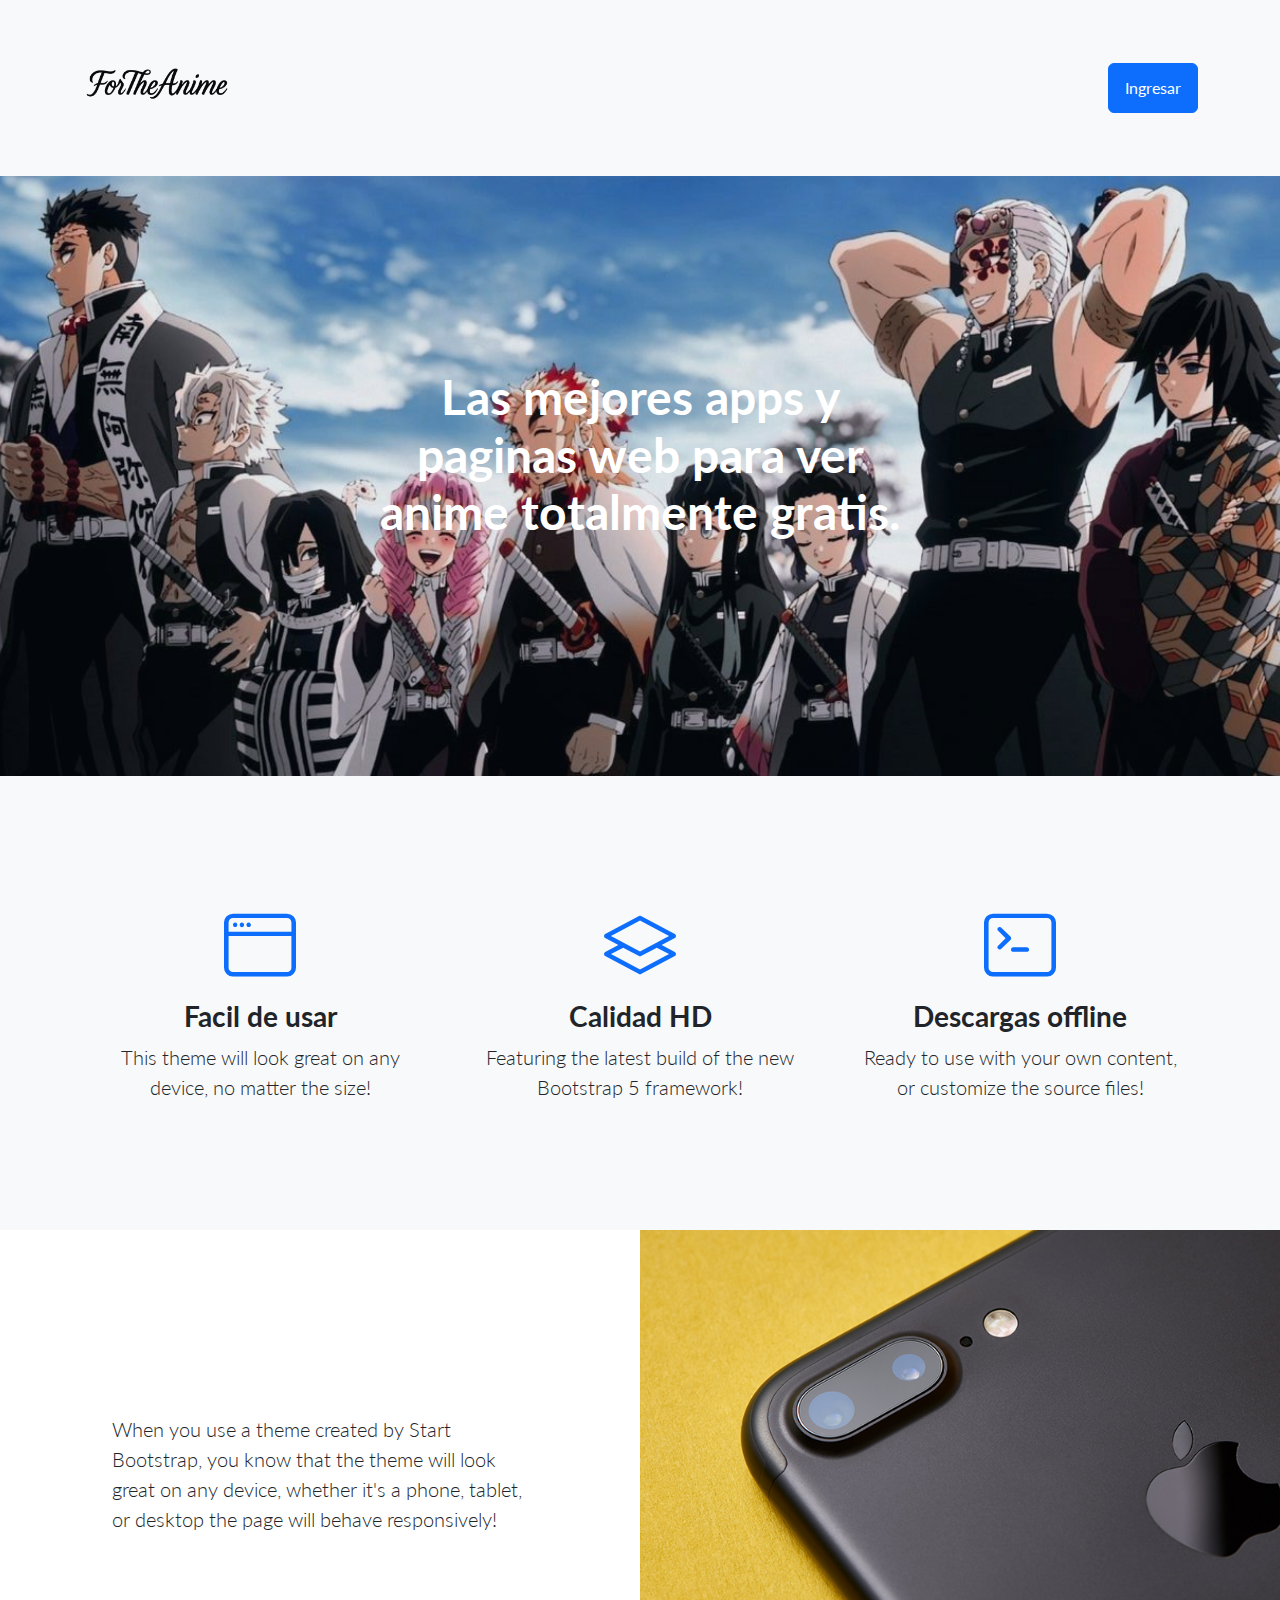
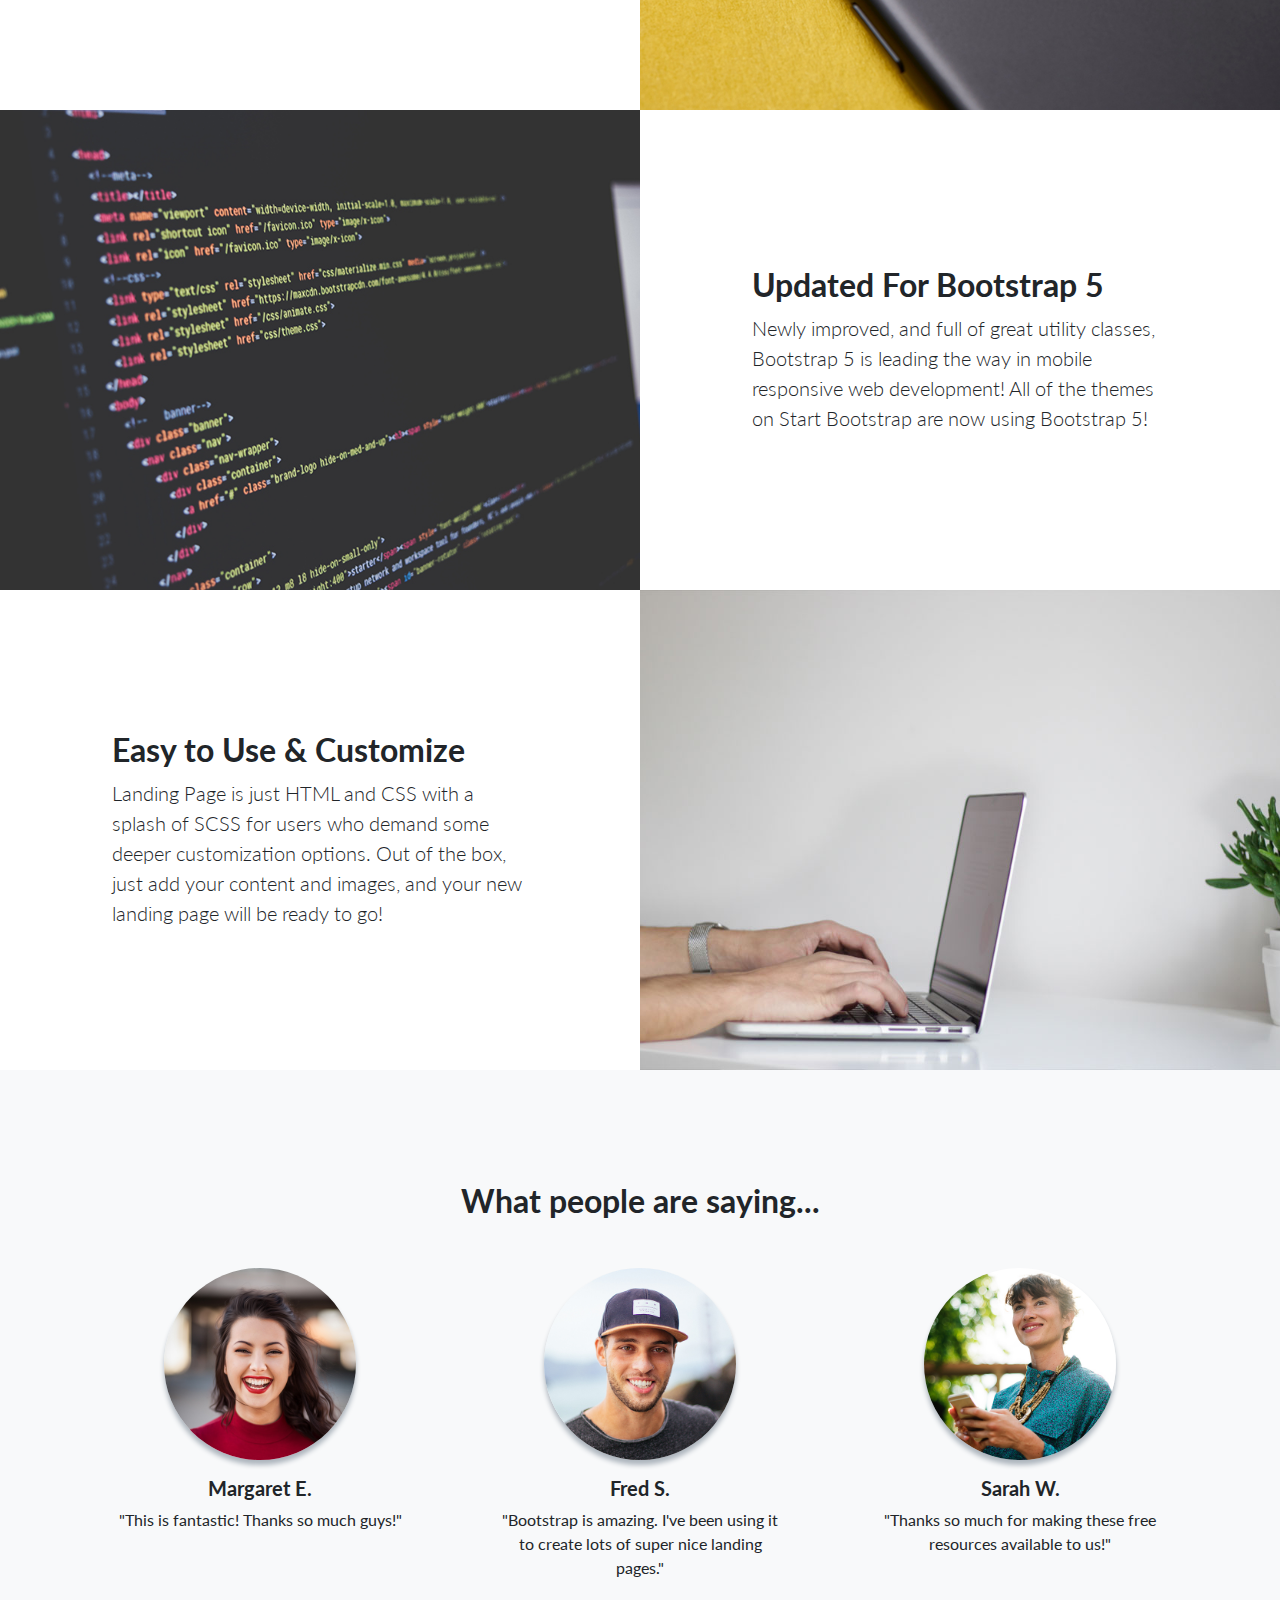
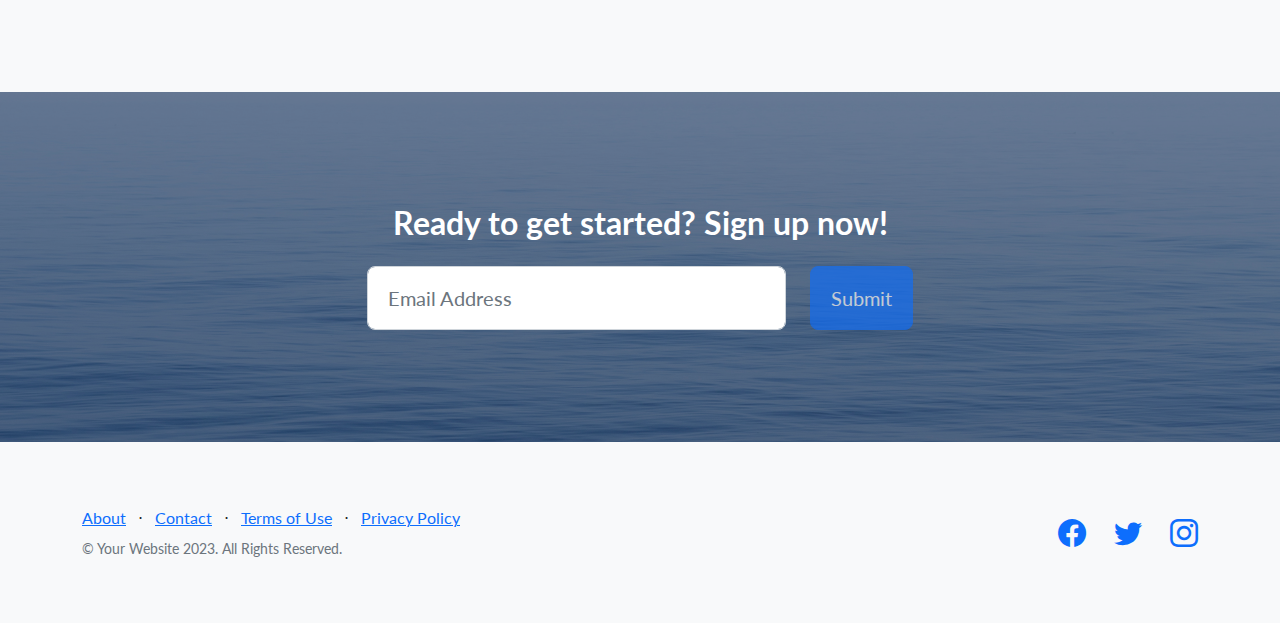
<file: index.html>
<!DOCTYPE html>
<html lang="en">
    <head>
        <meta charset="utf-8" />
        <meta name="viewport" content="width=device-width, initial-scale=1, shrink-to-fit=no" />
        <meta name="description" content="" />
        <meta name="author" content="" />
        <title>Landing Page - Start Bootstrap Theme</title>
        <!-- Favicon-->
        <link rel="icon" type="image/x-icon" href="assets/favicon.ico" />
        <!-- Bootstrap icons-->
        <link href="https://cdn.jsdelivr.net/npm/bootstrap-icons@1.5.0/font/bootstrap-icons.css" rel="stylesheet" type="text/css" />
        <!-- Google fonts-->
        <link href="https://fonts.googleapis.com/css?family=Lato:300,400,700,300italic,400italic,700italic" rel="stylesheet" type="text/css" />
        <!-- Core theme CSS (includes Bootstrap)-->
        <link href="css/styles.css" rel="stylesheet" />
    </head>
    <body>
        <!-- Navigation-->
        <nav class="navbar navbar-light bg-light static-top">
            <div class="container">
                <a class="navbar-brand" href="#!"><img src="assets/img/ChatGPT Image 18 jun 2025, 06_29_34 a.m..png" style="width: 150px; height: 150px;" alt=""></a>
                <a class="btn btn-primary" href="#signup">Ingresar</a>
            </div>
        </nav>
        <!-- Masthead-->
        <header class="masthead">
            <div class="container position-relative">
                <div class="row justify-content-center">
                    <div class="col-xl-6">
                        <div class="text-center text-white">
                            <!-- Page heading-->
                            <h1 class="mb-5">Las mejores apps y paginas web para ver anime totalmente gratis.</h1>
                        </div>
                    </div>
                </div>
            </div>
        </header>
        <!-- Icons Grid-->
        <section class="features-icons bg-light text-center">
            <div class="container">
                <div class="row">
                    <div class="col-lg-4">
                        <div class="features-icons-item mx-auto mb-5 mb-lg-0 mb-lg-3">
                            <div class="features-icons-icon d-flex"><i class="bi-window m-auto text-primary"></i></div>
                            <h3>Facil de usar</h3>
                            <p class="lead mb-0">This theme will look great on any device, no matter the size!</p>
                        </div>
                    </div>
                    <div class="col-lg-4">
                        <div class="features-icons-item mx-auto mb-5 mb-lg-0 mb-lg-3">
                            <div class="features-icons-icon d-flex"><i class="bi-layers m-auto text-primary"></i></div>
                            <h3>Calidad HD</h3>
                            <p class="lead mb-0">Featuring the latest build of the new Bootstrap 5 framework!</p>
                        </div>
                    </div>
                    <div class="col-lg-4">
                        <div class="features-icons-item mx-auto mb-0 mb-lg-3">
                            <div class="features-icons-icon d-flex"><i class="bi-terminal m-auto text-primary"></i></div>
                            <h3>Descargas offline</h3>
                            <p class="lead mb-0">Ready to use with your own content, or customize the source files!</p>
                        </div>
                    </div>
                </div>
            </div>
        </section>
        <!-- Image Showcases-->
        <section class="showcase">
            <div class="container-fluid p-0">
                <div class="row g-0">
                    <div class="col-lg-6 order-lg-2 text-white showcase-img" style="background-image: url('assets/img/bg-showcase-1.jpg')"></div>
                    <div class="col-lg-6 order-lg-1 my-auto showcase-text">
                        <h2></h2>
                        <p class="lead mb-0">When you use a theme created by Start Bootstrap, you know that the theme will look great on any device, whether it's a phone, tablet, or desktop the page will behave responsively!</p>
                    </div>
                </div>
                <div class="row g-0">
                    <div class="col-lg-6 text-white showcase-img" style="background-image: url('assets/img/bg-showcase-2.jpg')"></div>
                    <div class="col-lg-6 my-auto showcase-text">
                        <h2>Updated For Bootstrap 5</h2>
                        <p class="lead mb-0">Newly improved, and full of great utility classes, Bootstrap 5 is leading the way in mobile responsive web development! All of the themes on Start Bootstrap are now using Bootstrap 5!</p>
                    </div>
                </div>
                <div class="row g-0">
                    <div class="col-lg-6 order-lg-2 text-white showcase-img" style="background-image: url('assets/img/bg-showcase-3.jpg')"></div>
                    <div class="col-lg-6 order-lg-1 my-auto showcase-text">
                        <h2>Easy to Use & Customize</h2>
                        <p class="lead mb-0">Landing Page is just HTML and CSS with a splash of SCSS for users who demand some deeper customization options. Out of the box, just add your content and images, and your new landing page will be ready to go!</p>
                    </div>
                </div>
            </div>
        </section>
        <!-- Testimonials-->
        <section class="testimonials text-center bg-light">
            <div class="container">
                <h2 class="mb-5">What people are saying...</h2>
                <div class="row">
                    <div class="col-lg-4">
                        <div class="testimonial-item mx-auto mb-5 mb-lg-0">
                            <img class="img-fluid rounded-circle mb-3" src="assets/img/testimonials-1.jpg" alt="..." />
                            <h5>Margaret E.</h5>
                            <p class="font-weight-light mb-0">"This is fantastic! Thanks so much guys!"</p>
                        </div>
                    </div>
                    <div class="col-lg-4">
                        <div class="testimonial-item mx-auto mb-5 mb-lg-0">
                            <img class="img-fluid rounded-circle mb-3" src="assets/img/testimonials-2.jpg" alt="..." />
                            <h5>Fred S.</h5>
                            <p class="font-weight-light mb-0">"Bootstrap is amazing. I've been using it to create lots of super nice landing pages."</p>
                        </div>
                    </div>
                    <div class="col-lg-4">
                        <div class="testimonial-item mx-auto mb-5 mb-lg-0">
                            <img class="img-fluid rounded-circle mb-3" src="assets/img/testimonials-3.jpg" alt="..." />
                            <h5>Sarah W.</h5>
                            <p class="font-weight-light mb-0">"Thanks so much for making these free resources available to us!"</p>
                        </div>
                    </div>
                </div>
            </div>
        </section>
        <!-- Call to Action-->
        <section class="call-to-action text-white text-center" id="signup">
            <div class="container position-relative">
                <div class="row justify-content-center">
                    <div class="col-xl-6">
                        <h2 class="mb-4">Ready to get started? Sign up now!</h2>
                        <!-- Signup form-->
                        <!-- * * * * * * * * * * * * * * *-->
                        <!-- * * SB Forms Contact Form * *-->
                        <!-- * * * * * * * * * * * * * * *-->
                        <!-- This form is pre-integrated with SB Forms.-->
                        <!-- To make this form functional, sign up at-->
                        <!-- https://startbootstrap.com/solution/contact-forms-->
                        <!-- to get an API token!-->
                        <form class="form-subscribe" id="contactFormFooter" data-sb-form-api-token="API_TOKEN">
                            <!-- Email address input-->
                            <div class="row">
                                <div class="col">
                                    <input class="form-control form-control-lg" id="emailAddressBelow" type="email" placeholder="Email Address" data-sb-validations="required,email" />
                                    <div class="invalid-feedback text-white" data-sb-feedback="emailAddressBelow:required">Email Address is required.</div>
                                    <div class="invalid-feedback text-white" data-sb-feedback="emailAddressBelow:email">Email Address Email is not valid.</div>
                                </div>
                                <div class="col-auto"><button class="btn btn-primary btn-lg disabled" id="submitButton" type="submit">Submit</button></div>
                            </div>
                            <!-- Submit success message-->
                            <!---->
                            <!-- This is what your users will see when the form-->
                            <!-- has successfully submitted-->
                            <div class="d-none" id="submitSuccessMessage">
                                <div class="text-center mb-3">
                                    <div class="fw-bolder">Form submission successful!</div>
                                    <p>To activate this form, sign up at</p>
                                    <a class="text-white" href="https://startbootstrap.com/solution/contact-forms">https://startbootstrap.com/solution/contact-forms</a>
                                </div>
                            </div>
                            <!-- Submit error message-->
                            <!---->
                            <!-- This is what your users will see when there is-->
                            <!-- an error submitting the form-->
                            <div class="d-none" id="submitErrorMessage"><div class="text-center text-danger mb-3">Error sending message!</div></div>
                        </form>
                    </div>
                </div>
            </div>
        </section>
        <!-- Footer-->
        <footer class="footer bg-light">
            <div class="container">
                <div class="row">
                    <div class="col-lg-6 h-100 text-center text-lg-start my-auto">
                        <ul class="list-inline mb-2">
                            <li class="list-inline-item"><a href="#!">About</a></li>
                            <li class="list-inline-item">⋅</li>
                            <li class="list-inline-item"><a href="#!">Contact</a></li>
                            <li class="list-inline-item">⋅</li>
                            <li class="list-inline-item"><a href="#!">Terms of Use</a></li>
                            <li class="list-inline-item">⋅</li>
                            <li class="list-inline-item"><a href="#!">Privacy Policy</a></li>
                        </ul>
                        <p class="text-muted small mb-4 mb-lg-0">&copy; Your Website 2023. All Rights Reserved.</p>
                    </div>
                    <div class="col-lg-6 h-100 text-center text-lg-end my-auto">
                        <ul class="list-inline mb-0">
                            <li class="list-inline-item me-4">
                                <a href="#!"><i class="bi-facebook fs-3"></i></a>
                            </li>
                            <li class="list-inline-item me-4">
                                <a href="#!"><i class="bi-twitter fs-3"></i></a>
                            </li>
                            <li class="list-inline-item">
                                <a href="#!"><i class="bi-instagram fs-3"></i></a>
                            </li>
                        </ul>
                    </div>
                </div>
            </div>
        </footer>
        <!-- Bootstrap core JS-->
        <script src="https://cdn.jsdelivr.net/npm/bootstrap@5.2.3/dist/js/bootstrap.bundle.min.js"></script>
        <!-- Core theme JS-->
        <script src="js/scripts.js"></script>
        <!-- * * * * * * * * * * * * * * * * * * * * * * * * * * * * * * * * * * * * * * * *-->
        <!-- * *                               SB Forms JS                               * *-->
        <!-- * * Activate your form at https://startbootstrap.com/solution/contact-forms * *-->
        <!-- * * * * * * * * * * * * * * * * * * * * * * * * * * * * * * * * * * * * * * * *-->
        <script src="https://cdn.startbootstrap.com/sb-forms-latest.js"></script>
    </body>
</html>
</file>
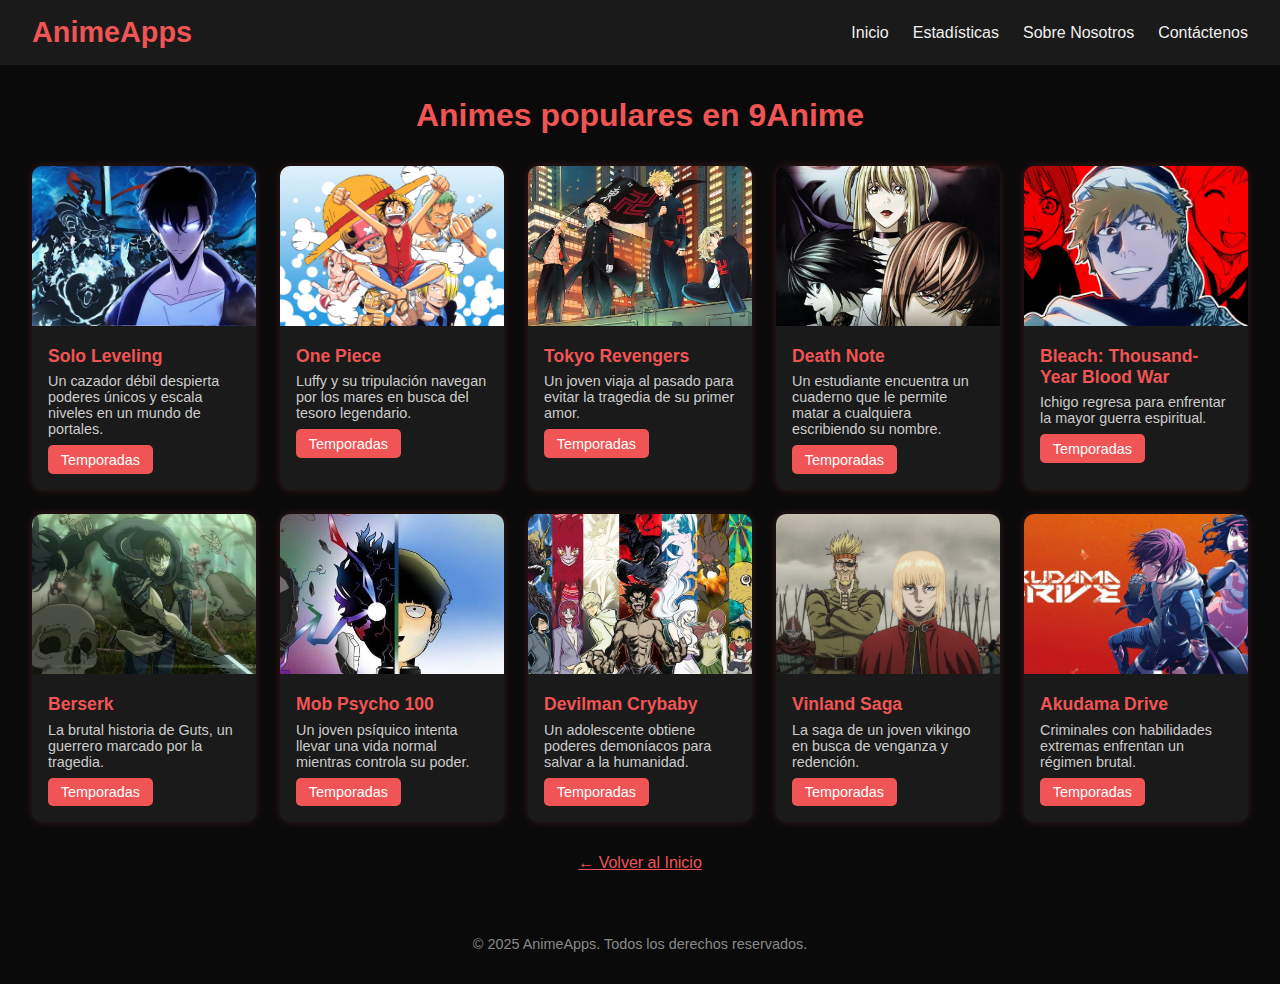
<file: 9anime.html>
<!DOCTYPE html>
<html lang="es">
<head>
  <meta charset="UTF-8" />
  <meta name="viewport" content="width=device-width, initial-scale=1" />
  <title>Animes en 9Anime</title>
  <link rel="stylesheet" href="css/9anime.css" />
</head>
<body>

  <!-- Menú de navegación -->
  <header>
    <nav class="navbar">
      <div class="logo">AnimeApps</div>
      <button class="hamburger" id="menu-toggle">&#9776;</button>
      <ul class="nav-links" id="nav-links">
        <li><a href="inicio.html">Inicio</a></li>
        <li><a href="estadisticas.html">Estadísticas</a></li>
        <li><a href="nosotros.html">Sobre Nosotros</a></li>
        <li><a href="contacto.html">Contáctenos</a></li>
      </ul>
    </nav>
  </header>

  <!-- Sección de Animes -->
  <section class="anime-section">
    <h2>Animes populares en 9Anime</h2>
    <div class="anime-grid">

      <!-- 10 tarjetas de anime -->
      <div class="anime-card">
        <img src="imagenes/tarjeta71.avif" alt="Solo Leveling" />
        <div class="anime-info">
          <h3>Solo Leveling</h3>
          <p>Un cazador débil despierta poderes únicos y escala niveles en un mundo de portales.</p>
          <button class="toggle-btn">Temporadas</button>
          <ul class="season-list">
            <li>Temporada 1: 12 episodios</li>
          </ul>
        </div>
      </div>

      <div class="anime-card">
        <img src="imagenes/tarjeta72.jpg" alt="One Piece" />
        <div class="anime-info">
          <h3>One Piece</h3>
          <p>Luffy y su tripulación navegan por los mares en busca del tesoro legendario.</p>
          <button class="toggle-btn">Temporadas</button>
          <ul class="season-list">
            <li>Más de 1000 episodios</li>
          </ul>
        </div>
      </div>

      <div class="anime-card">
        <img src="imagenes/tarjeta73.avif" alt="Tokyo Revengers" />
        <div class="anime-info">
          <h3>Tokyo Revengers</h3>
          <p>Un joven viaja al pasado para evitar la tragedia de su primer amor.</p>
          <button class="toggle-btn">Temporadas</button>
          <ul class="season-list">
            <li>Temporadas 1-3</li>
          </ul>
        </div>
      </div>

      <div class="anime-card">
        <img src="imagenes/tarjeta74.jpg" alt="Death Note" />
        <div class="anime-info">
          <h3>Death Note</h3>
          <p>Un estudiante encuentra un cuaderno que le permite matar a cualquiera escribiendo su nombre.</p>
          <button class="toggle-btn">Temporadas</button>
          <ul class="season-list">
            <li>Única temporada: 37 episodios</li>
          </ul>
        </div>
      </div>

      <div class="anime-card">
        <img src="imagenes/tarjeta75.avif" alt="Bleach TYBW" />
        <div class="anime-info">
          <h3>Bleach: Thousand-Year Blood War</h3>
          <p>Ichigo regresa para enfrentar la mayor guerra espiritual.</p>
          <button class="toggle-btn">Temporadas</button>
          <ul class="season-list">
            <li>4 partes (2022 - 2024)</li>
          </ul>
        </div>
      </div>

      <div class="anime-card">
        <img src="imagenes/tarjeta76.png" alt="Berserk" />
        <div class="anime-info">
          <h3>Berserk</h3>
          <p>La brutal historia de Guts, un guerrero marcado por la tragedia.</p>
          <button class="toggle-btn">Temporadas</button>
          <ul class="season-list">
            <li>1997 + películas + 2016-2017</li>
          </ul>
        </div>
      </div>

      <div class="anime-card">
        <img src="imagenes/tarjeta77.jpg" alt="Mob Psycho 100" />
        <div class="anime-info">
          <h3>Mob Psycho 100</h3>
          <p>Un joven psíquico intenta llevar una vida normal mientras controla su poder.</p>
          <button class="toggle-btn">Temporadas</button>
          <ul class="season-list">
            <li>Temporadas 1-3</li>
          </ul>
        </div>
      </div>

      <div class="anime-card">
        <img src="imagenes/tarjeta78.jpg" alt="Devilman Crybaby" />
        <div class="anime-info">
          <h3>Devilman Crybaby</h3>
          <p>Un adolescente obtiene poderes demoníacos para salvar a la humanidad.</p>
          <button class="toggle-btn">Temporadas</button>
          <ul class="season-list">
            <li>Única temporada: 10 episodios</li>
          </ul>
        </div>
      </div>

      <div class="anime-card">
        <img src="imagenes/tarjeta79.jpg" alt="Vinland Saga" />
        <div class="anime-info">
          <h3>Vinland Saga</h3>
          <p>La saga de un joven vikingo en busca de venganza y redención.</p>
          <button class="toggle-btn">Temporadas</button>
          <ul class="season-list">
            <li>Temporadas 1 y 2</li>
          </ul>
        </div>
      </div>

      <div class="anime-card">
        <img src="imagenes/tarjeta80.jfif" alt="Akudama Drive" />
        <div class="anime-info">
          <h3>Akudama Drive</h3>
          <p>Criminales con habilidades extremas enfrentan un régimen brutal.</p>
          <button class="toggle-btn">Temporadas</button>
          <ul class="season-list">
            <li>Única temporada: 12 episodios</li>
          </ul>
        </div>
      </div>

    </div>

    <!-- Botón de regreso -->
    <div class="return-btn">
      <a href="inicio.html">← Volver al Inicio</a>
    </div>
  </section>

  <footer>
    <p>© 2025 AnimeApps. Todos los derechos reservados.</p>
  </footer>

  <script>
    // Menú hamburguesa
    document.getElementById("menu-toggle").addEventListener("click", function () {
      document.getElementById("nav-links").classList.toggle("show");
    });

    // Mostrar/ocultar temporadas
    document.querySelectorAll('.toggle-btn').forEach(btn => {
      btn.addEventListener('click', () => {
        const list = btn.nextElementSibling;
        list.classList.toggle('visible');
      });
    });
  </script>
</body>
</html>
</file>
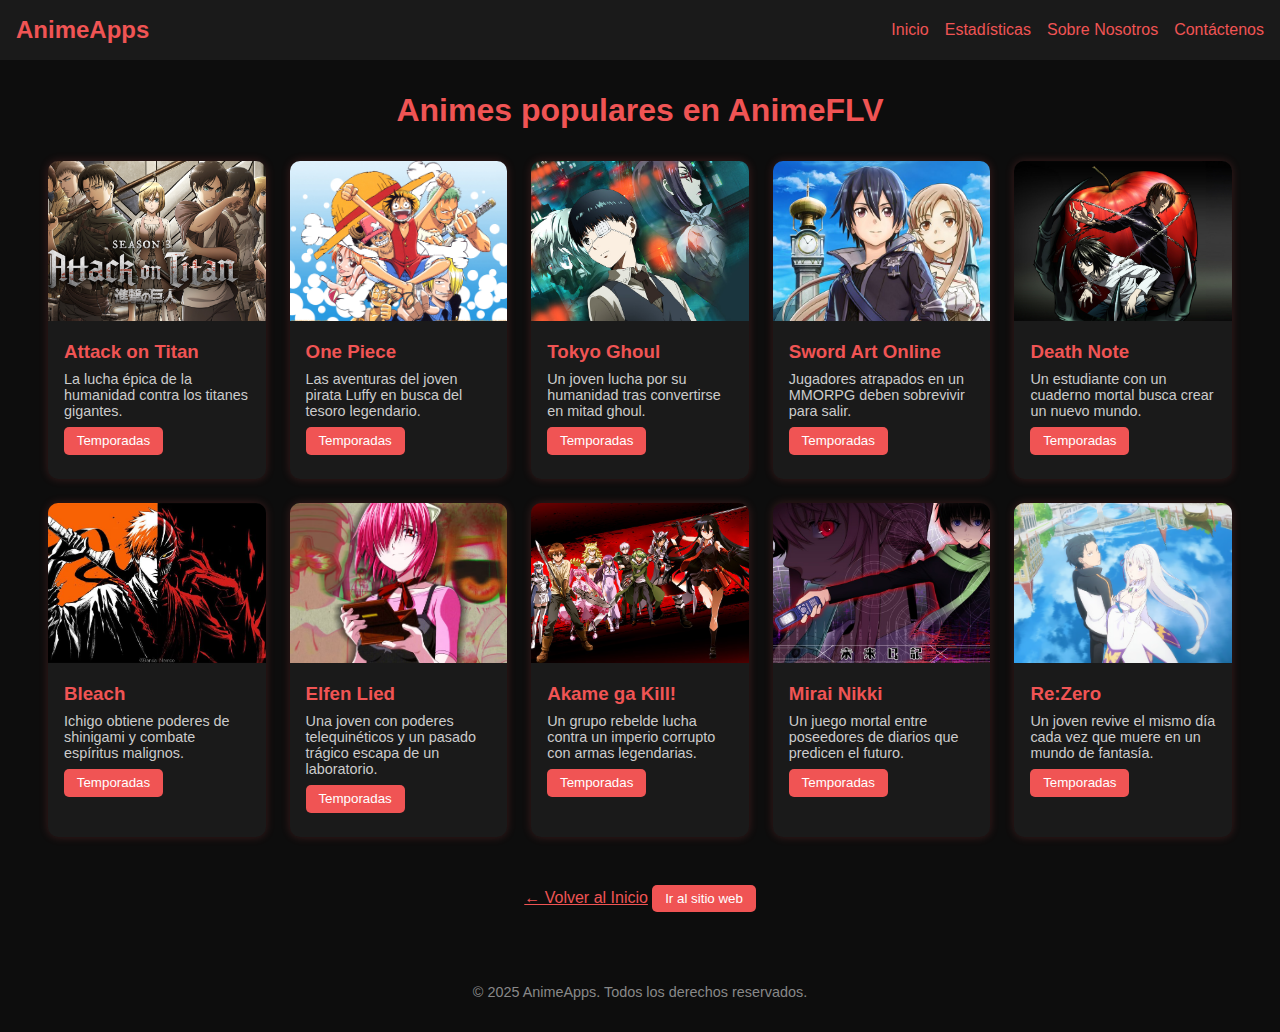
<file: animeflv.html>
<!DOCTYPE html>
<html lang="es">
<head>
  <meta charset="UTF-8" />
  <meta name="viewport" content="width=device-width, initial-scale=1" />
  <title>Animes disponibles en AnimeFLV</title>
  <link rel="stylesheet" href="css/animeflv.css" />
</head>
<body>

  <!-- Menú de navegación -->
  <header>
    <nav class="navbar">
      <div class="logo">AnimeApps</div>
      <button class="hamburger" id="menu-toggle">&#9776;</button>
      <ul class="nav-links" id="nav-links">
        <li><a href="inicio.html">Inicio</a></li>
        <li><a href="estadisticas.html">Estadísticas</a></li>
        <li><a href="nosotros.html">Sobre Nosotros</a></li>
        <li><a href="contacto.html">Contáctenos</a></li>
      </ul>
    </nav>
  </header>

  <!-- Sección de Animes -->
  <section class="anime-section">
    <h2>Animes populares en AnimeFLV</h2>
    <div class="anime-grid">

      <div class="anime-card">
        <img src="imagenes/tarjeta11.jpg" alt="Attack on Titan" />
        <div class="anime-info">
          <h3>Attack on Titan</h3>
          <p>La lucha épica de la humanidad contra los titanes gigantes.</p>
          <button class="toggle-btn">Temporadas</button>
          <ul class="season-list">
            <li>Temporada 1: 25 episodios</li>
            <li>Temporada 2: 12 episodios</li>
            <li>Temporada 3: 22 episodios</li>
            <li>Temporada 4: 28 episodios</li>
          </ul>
        </div>
      </div>

      <div class="anime-card">
        <img src="imagenes/tarjeta12.jpg" alt="One Piece" />
        <div class="anime-info">
          <h3>One Piece</h3>
          <p>Las aventuras del joven pirata Luffy en busca del tesoro legendario.</p>
          <button class="toggle-btn">Temporadas</button>
          <ul class="season-list">
            <li>+1000 episodios en emisión continua</li>
          </ul>
        </div>
      </div>

      <div class="anime-card">
        <img src="imagenes/tarjeta13.jpg" alt="Tokyo Ghoul" />
        <div class="anime-info">
          <h3>Tokyo Ghoul</h3>
          <p>Un joven lucha por su humanidad tras convertirse en mitad ghoul.</p>
          <button class="toggle-btn">Temporadas</button>
          <ul class="season-list">
            <li>Temporada 1: 12 episodios</li>
            <li>Temporada 2: 12 episodios</li>
            <li>re:Temporada: 24 episodios</li>
          </ul>
        </div>
      </div>

      <div class="anime-card">
        <img src="imagenes/tarjeta14.jpg" alt="Sword Art Online" />
        <div class="anime-info">
          <h3>Sword Art Online</h3>
          <p>Jugadores atrapados en un MMORPG deben sobrevivir para salir.</p>
          <button class="toggle-btn">Temporadas</button>
          <ul class="season-list">
            <li>Temporadas 1-4: 12-25 episodios</li>
          </ul>
        </div>
      </div>

      <div class="anime-card">
        <img src="imagenes/tarjeta15.jpg" alt="Death Note" />
        <div class="anime-info">
          <h3>Death Note</h3>
          <p>Un estudiante con un cuaderno mortal busca crear un nuevo mundo.</p>
          <button class="toggle-btn">Temporadas</button>
          <ul class="season-list">
            <li>Temporada única: 37 episodios</li>
          </ul>
        </div>
      </div>

      <div class="anime-card">
        <img src="imagenes/tarjeta16.jpg" alt="Bleach" />
        <div class="anime-info">
          <h3>Bleach</h3>
          <p>Ichigo obtiene poderes de shinigami y combate espíritus malignos.</p>
          <button class="toggle-btn">Temporadas</button>
          <ul class="season-list">
            <li>Temporadas: +360 episodios</li>
          </ul>
        </div>
      </div>

      <div class="anime-card">
        <img src="imagenes/tarjeta17.avif" alt="Elfen Lied" />
        <div class="anime-info">
          <h3>Elfen Lied</h3>
          <p>Una joven con poderes telequinéticos y un pasado trágico escapa de un laboratorio.</p>
          <button class="toggle-btn">Temporadas</button>
          <ul class="season-list">
            <li>Temporada única: 13 episodios</li>
          </ul>
        </div>
      </div>

      <div class="anime-card">
        <img src="imagenes/tarjeta18.jpg" alt="Akame ga Kill!" />
        <div class="anime-info">
          <h3>Akame ga Kill!</h3>
          <p>Un grupo rebelde lucha contra un imperio corrupto con armas legendarias.</p>
          <button class="toggle-btn">Temporadas</button>
          <ul class="season-list">
            <li>Temporada única: 24 episodios</li>
          </ul>
        </div>
      </div>

      <div class="anime-card">
        <img src="imagenes/tarjeta19.jpg" alt="Mirai Nikki" />
        <div class="anime-info">
          <h3>Mirai Nikki</h3>
          <p>Un juego mortal entre poseedores de diarios que predicen el futuro.</p>
          <button class="toggle-btn">Temporadas</button>
          <ul class="season-list">
            <li>Temporada única: 26 episodios</li>
          </ul>
        </div>
      </div>

      <div class="anime-card">
        <img src="imagenes/tarjeta20.avif" alt="Re:Zero" />
        <div class="anime-info">
          <h3>Re:Zero</h3>
          <p>Un joven revive el mismo día cada vez que muere en un mundo de fantasía.</p>
          <button class="toggle-btn">Temporadas</button>
          <ul class="season-list">
            <li>Temporada 1: 25 episodios</li>
            <li>Temporada 2: 25 episodios</li>
          </ul>
        </div>
      </div>

    </div>

    <!-- Botón de regreso -->
    <div class="return-btn">
      <a href="inicio.html">← Volver al Inicio</a>
      <a href="https://www3.animeflv.net/"><button class="toggle-btn">Ir al sitio web</button></a>
    </div>
  </section>

  <footer>
    <p>© 2025 AnimeApps. Todos los derechos reservados.</p>
  </footer>

  <script>
    // Menú hamburguesa
    document.getElementById("menu-toggle").addEventListener("click", function () {
      document.getElementById("nav-links").classList.toggle("show");
    });

    // Mostrar/ocultar temporadas
    document.querySelectorAll('.toggle-btn').forEach(btn => {
      btn.addEventListener('click', () => {
        const list = btn.nextElementSibling;
        list.classList.toggle('visible');
      });
    });
  </script>
</body>
</html>
</file>
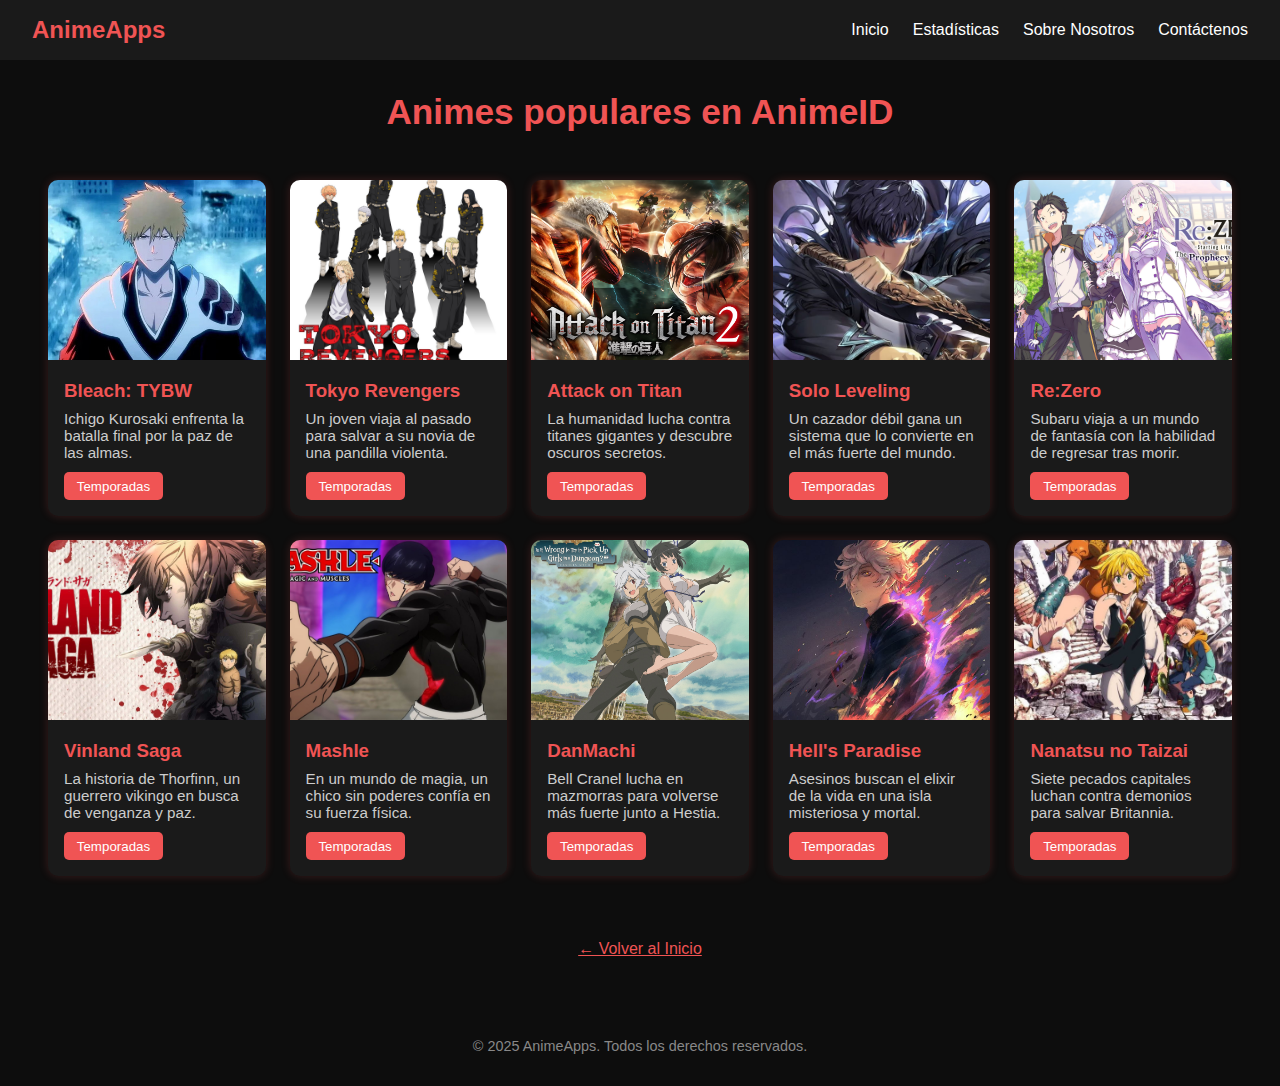
<file: animeid.html>
<!DOCTYPE html>
<html lang="es">
<head>
  <meta charset="UTF-8" />
  <meta name="viewport" content="width=device-width, initial-scale=1" />
  <title>Animes disponibles - AnimeID</title>
  <link rel="stylesheet" href="css/animeid.css" />
</head>
<body>

  <!-- Menú de navegación -->
  <header>
    <nav class="navbar">
      <div class="logo">AnimeApps</div>
      <button class="hamburger" id="menu-toggle">&#9776;</button>
      <ul class="nav-links" id="nav-links">
        <li><a href="inicio.html">Inicio</a></li>
        <li><a href="estadisticas.html">Estadísticas</a></li>
        <li><a href="nosotros.html">Sobre Nosotros</a></li>
        <li><a href="contacto.html">Contáctenos</a></li>
      </ul>
    </nav>
  </header>

  <!-- Sección de Animes -->
  <section class="anime-section">
    <h2>Animes populares en AnimeID</h2>
    <div class="anime-grid">

      <!-- Tarjetas de anime -->
      <div class="anime-card">
        <img src="imagenes/tarjeta41.jpeg" alt="Bleach: Thousand-Year Blood War" />
        <div class="anime-info">
          <h3>Bleach: TYBW</h3>
          <p>Ichigo Kurosaki enfrenta la batalla final por la paz de las almas.</p>
          <button class="toggle-btn">Temporadas</button>
          <ul class="season-list">
            <li>TYBW Parte 1: 13 episodios</li>
            <li>TYBW Parte 2: 13 episodios</li>
          </ul>
        </div>
      </div>

      <div class="anime-card">
        <img src="imagenes/tarjeta42.png" alt="Tokyo Revengers" />
        <div class="anime-info">
          <h3>Tokyo Revengers</h3>
          <p>Un joven viaja al pasado para salvar a su novia de una pandilla violenta.</p>
          <button class="toggle-btn">Temporadas</button>
          <ul class="season-list">
            <li>Temporadas 1-3: 13-24 episodios</li>
          </ul>
        </div>
      </div>

      <div class="anime-card">
        <img src="imagenes/tarjeta43.avif" alt="Attack on Titan" />
        <div class="anime-info">
          <h3>Attack on Titan</h3>
          <p>La humanidad lucha contra titanes gigantes y descubre oscuros secretos.</p>
          <button class="toggle-btn">Temporadas</button>
          <ul class="season-list">
            <li>Temporadas 1-4: 25-28 episodios</li>
          </ul>
        </div>
      </div>

      <div class="anime-card">
        <img src="imagenes/tarjeta44.jpg" alt="Solo Leveling" />
        <div class="anime-info">
          <h3>Solo Leveling</h3>
          <p>Un cazador débil gana un sistema que lo convierte en el más fuerte del mundo.</p>
          <button class="toggle-btn">Temporadas</button>
          <ul class="season-list">
            <li>Temporada 1: 12 episodios</li>
          </ul>
        </div>
      </div>

      <div class="anime-card">
        <img src="imagenes/tarjeta45.avif" alt="Re:Zero" />
        <div class="anime-info">
          <h3>Re:Zero</h3>
          <p>Subaru viaja a un mundo de fantasía con la habilidad de regresar tras morir.</p>
          <button class="toggle-btn">Temporadas</button>
          <ul class="season-list">
            <li>Temporadas 1-2: 25 episodios</li>
          </ul>
        </div>
      </div>

      <div class="anime-card">
        <img src="imagenes/tarjeta46.jpg" alt="Vinland Saga" />
        <div class="anime-info">
          <h3>Vinland Saga</h3>
          <p>La historia de Thorfinn, un guerrero vikingo en busca de venganza y paz.</p>
          <button class="toggle-btn">Temporadas</button>
          <ul class="season-list">
            <li>Temporadas 1-2: 24 episodios</li>
          </ul>
        </div>
      </div>

      <div class="anime-card">
        <img src="imagenes/tarjeta47.jpg" alt="Mashle" />
        <div class="anime-info">
          <h3>Mashle</h3>
          <p>En un mundo de magia, un chico sin poderes confía en su fuerza física.</p>
          <button class="toggle-btn">Temporadas</button>
          <ul class="season-list">
            <li>Temporadas 1-2: 12 episodios</li>
          </ul>
        </div>
      </div>

      <div class="anime-card">
        <img src="imagenes/tarjeta48.jpg" alt="DanMachi" />
        <div class="anime-info">
          <h3>DanMachi</h3>
          <p>Bell Cranel lucha en mazmorras para volverse más fuerte junto a Hestia.</p>
          <button class="toggle-btn">Temporadas</button>
          <ul class="season-list">
            <li>Temporadas 1-4: 12-13 episodios</li>
          </ul>
        </div>
      </div>

      <div class="anime-card">
        <img src="imagenes/tarjeta49.jpg" alt="Hell's Paradise" />
        <div class="anime-info">
          <h3>Hell's Paradise</h3>
          <p>Asesinos buscan el elixir de la vida en una isla misteriosa y mortal.</p>
          <button class="toggle-btn">Temporadas</button>
          <ul class="season-list">
            <li>Temporada 1: 13 episodios</li>
          </ul>
        </div>
      </div>

      <div class="anime-card">
        <img src="imagenes/tarjeta50.jpg" alt="Nanatsu no Taizai" />
        <div class="anime-info">
          <h3>Nanatsu no Taizai</h3>
          <p>Siete pecados capitales luchan contra demonios para salvar Britannia.</p>
          <button class="toggle-btn">Temporadas</button>
          <ul class="season-list">
            <li>5 temporadas: 24 episodios promedio</li>
          </ul>
        </div>
      </div>

    </div>

    <!-- Botón de regreso -->
    <div class="return-btn">
      <a href="inicio.html">← Volver al Inicio</a>
    </div>
  </section>

  <footer>
    <p>© 2025 AnimeApps. Todos los derechos reservados.</p>
  </footer>

  <script>
    // Menú hamburguesa
    document.getElementById("menu-toggle").addEventListener("click", function () {
      document.getElementById("nav-links").classList.toggle("show");
    });

    // Mostrar/ocultar temporadas
    document.querySelectorAll('.toggle-btn').forEach(btn => {
      btn.addEventListener('click', () => {
        const list = btn.nextElementSibling;
        list.classList.toggle('visible');
      });
    });
  </script>
</body>
</html>
</file>
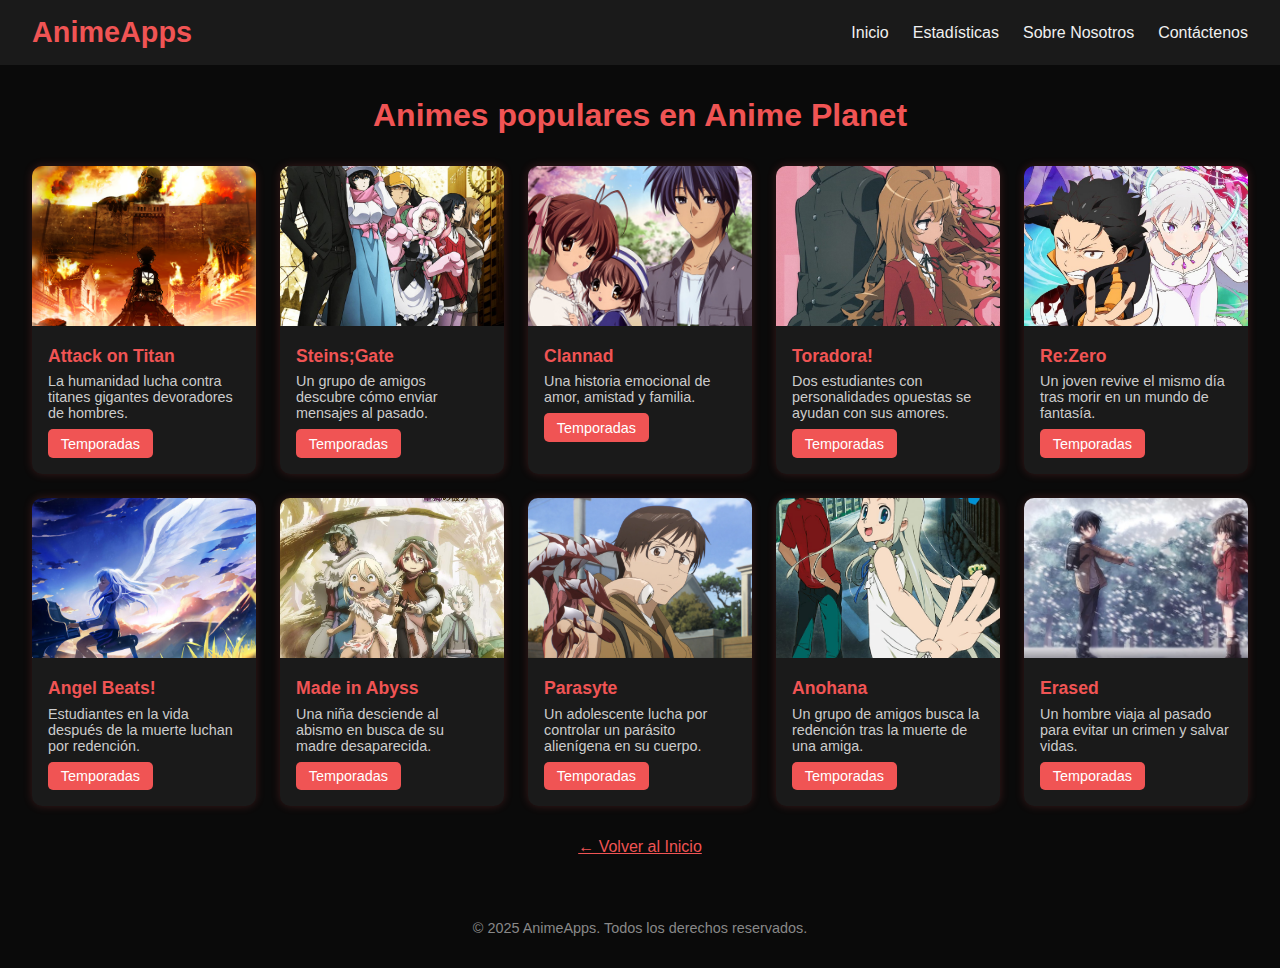
<file: animeplanet.html>
<!DOCTYPE html>
<html lang="es">
<head>
  <meta charset="UTF-8" />
  <meta name="viewport" content="width=device-width, initial-scale=1" />
  <title>Animes en Anime Planet</title>
  <link rel="stylesheet" href="css/animeplanet.css" />
</head>
<body>

  <!-- Menú de navegación -->
  <header>
    <nav class="navbar">
      <div class="logo">AnimeApps</div>
      <button class="hamburger" id="menu-toggle">&#9776;</button>
      <ul class="nav-links" id="nav-links">
        <li><a href="inicio.html">Inicio</a></li>
        <li><a href="estadisticas.html">Estadísticas</a></li>
        <li><a href="nosotros.html">Sobre Nosotros</a></li>
        <li><a href="contacto.html">Contáctenos</a></li>
      </ul>
    </nav>
  </header>

  <!-- Sección de Animes -->
  <section class="anime-section">
    <h2>Animes populares en Anime Planet</h2>
    <div class="anime-grid">

      <!-- 10 tarjetas de anime -->
      <div class="anime-card">
        <img src="imagenes/tarjeta61.avif" alt="Attack on Titan" />
        <div class="anime-info">
          <h3>Attack on Titan</h3>
          <p>La humanidad lucha contra titanes gigantes devoradores de hombres.</p>
          <button class="toggle-btn">Temporadas</button>
          <ul class="season-list">
            <li>Temporadas 1-4: 12-25 episodios c/u</li>
          </ul>
        </div>
      </div>

      <div class="anime-card">
        <img src="imagenes/tarjeta62.jpg" alt="Steins;Gate" />
        <div class="anime-info">
          <h3>Steins;Gate</h3>
          <p>Un grupo de amigos descubre cómo enviar mensajes al pasado.</p>
          <button class="toggle-btn">Temporadas</button>
          <ul class="season-list">
            <li>Temporada 1: 24 episodios</li>
            <li>Steins;Gate 0: 23 episodios</li>
          </ul>
        </div>
      </div>

      <div class="anime-card">
        <img src="imagenes/tarjeta63.jpg" alt="Clannad" />
        <div class="anime-info">
          <h3>Clannad</h3>
          <p>Una historia emocional de amor, amistad y familia.</p>
          <button class="toggle-btn">Temporadas</button>
          <ul class="season-list">
            <li>Clannad: 23 episodios</li>
            <li>Clannad After Story: 24 episodios</li>
          </ul>
        </div>
      </div>

      <div class="anime-card">
        <img src="imagenes/tarjeta64.jpg" alt="Toradora!" />
        <div class="anime-info">
          <h3>Toradora!</h3>
          <p>Dos estudiantes con personalidades opuestas se ayudan con sus amores.</p>
          <button class="toggle-btn">Temporadas</button>
          <ul class="season-list">
            <li>Única temporada: 25 episodios</li>
          </ul>
        </div>
      </div>

      <div class="anime-card">
        <img src="imagenes/tarjeta65.jpeg" alt="Re:Zero" />
        <div class="anime-info">
          <h3>Re:Zero</h3>
          <p>Un joven revive el mismo día tras morir en un mundo de fantasía.</p>
          <button class="toggle-btn">Temporadas</button>
          <ul class="season-list">
            <li>Temporadas 1-2: 25 episodios c/u</li>
          </ul>
        </div>
      </div>

      <div class="anime-card">
        <img src="imagenes/tarjeta66.jfif" alt="Angel Beats!" />
        <div class="anime-info">
          <h3>Angel Beats!</h3>
          <p>Estudiantes en la vida después de la muerte luchan por redención.</p>
          <button class="toggle-btn">Temporadas</button>
          <ul class="season-list">
            <li>Única temporada: 13 episodios</li>
          </ul>
        </div>
      </div>

      <div class="anime-card">
        <img src="imagenes/tarjeta67.jpg" alt="Made in Abyss" />
        <div class="anime-info">
          <h3>Made in Abyss</h3>
          <p>Una niña desciende al abismo en busca de su madre desaparecida.</p>
          <button class="toggle-btn">Temporadas</button>
          <ul class="season-list">
            <li>Temporadas 1-2 + Películas</li>
          </ul>
        </div>
      </div>

      <div class="anime-card">
        <img src="imagenes/tarjeta68.png" alt="Parasyte" />
        <div class="anime-info">
          <h3>Parasyte</h3>
          <p>Un adolescente lucha por controlar un parásito alienígena en su cuerpo.</p>
          <button class="toggle-btn">Temporadas</button>
          <ul class="season-list">
            <li>Única temporada: 24 episodios</li>
          </ul>
        </div>
      </div>

      <div class="anime-card">
        <img src="imagenes/tarjeta69.jpg" alt="Anohana" />
        <div class="anime-info">
          <h3>Anohana</h3>
          <p>Un grupo de amigos busca la redención tras la muerte de una amiga.</p>
          <button class="toggle-btn">Temporadas</button>
          <ul class="season-list">
            <li>Única temporada: 11 episodios</li>
          </ul>
        </div>
      </div>

      <div class="anime-card">
        <img src="imagenes/tarjeta70.jfif" alt="Erased" />
        <div class="anime-info">
          <h3>Erased</h3>
          <p>Un hombre viaja al pasado para evitar un crimen y salvar vidas.</p>
          <button class="toggle-btn">Temporadas</button>
          <ul class="season-list">
            <li>Única temporada: 12 episodios</li>
          </ul>
        </div>
      </div>

    </div>

    <!-- Botón de regreso -->
    <div class="return-btn">
      <a href="inicio.html">← Volver al Inicio</a>
    </div>
  </section>

  <footer>
    <p>© 2025 AnimeApps. Todos los derechos reservados.</p>
  </footer>

  <script>
    // Menú hamburguesa
    document.getElementById("menu-toggle").addEventListener("click", function () {
      document.getElementById("nav-links").classList.toggle("show");
    });

    // Mostrar/ocultar temporadas
    document.querySelectorAll('.toggle-btn').forEach(btn => {
      btn.addEventListener('click', () => {
        const list = btn.nextElementSibling;
        list.classList.toggle('visible');
      });
    });
  </script>
</body>
</html>
</file>
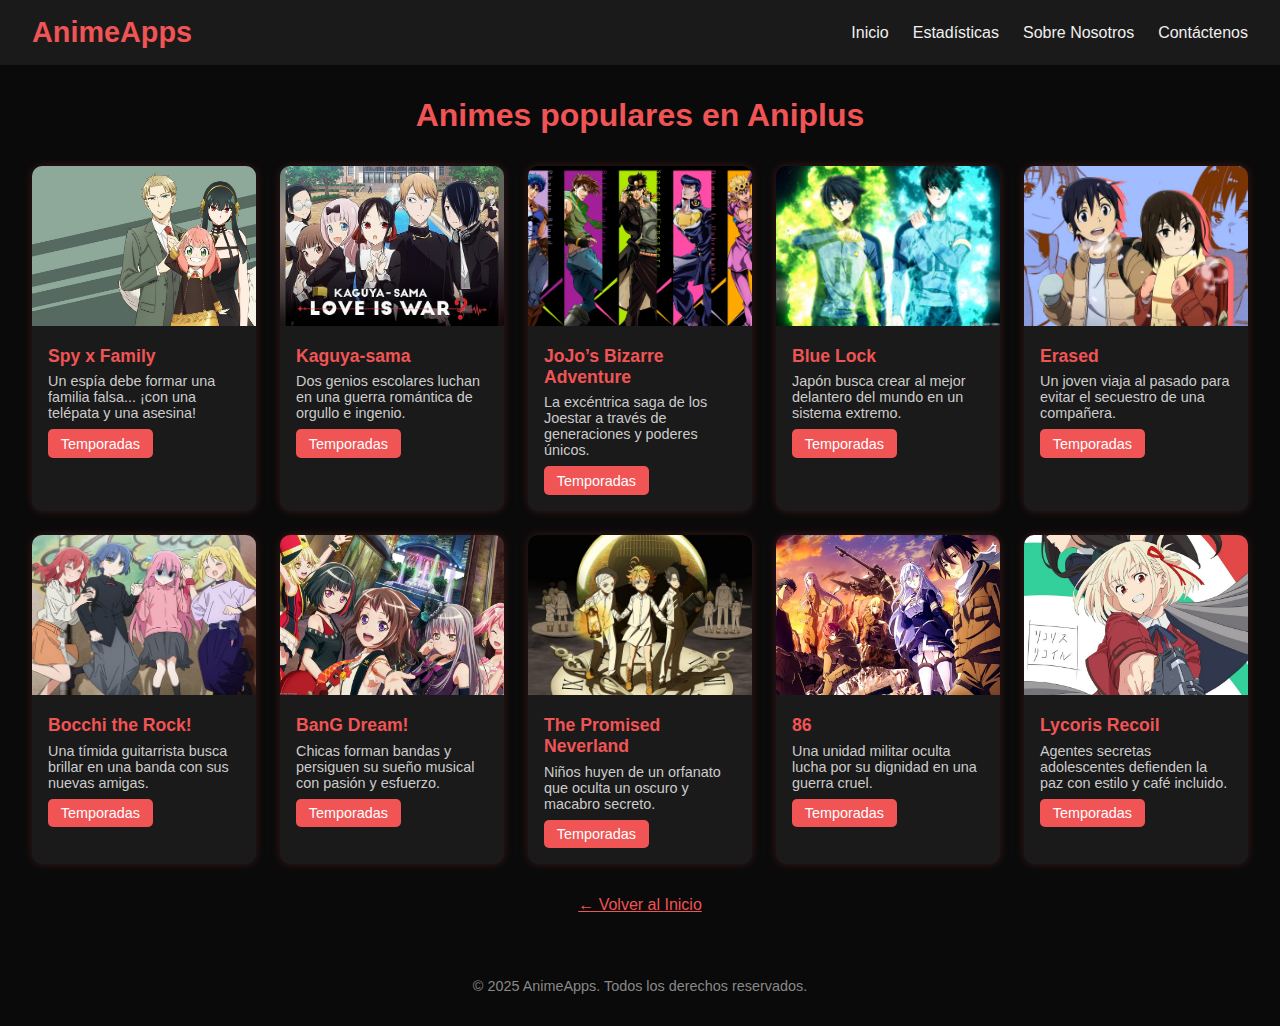
<file: aniplus.html>
<!DOCTYPE html>
<html lang="es">
<head>
  <meta charset="UTF-8" />
  <meta name="viewport" content="width=device-width, initial-scale=1" />
  <title>Animes disponibles - Aniplus</title>
  <link rel="stylesheet" href="css/aniplus.css" />
</head>
<body>

  <!-- Menú de navegación -->
  <header>
    <nav class="navbar">
      <div class="logo">AnimeApps</div>
      <button class="hamburger" id="menu-toggle">&#9776;</button>
      <ul class="nav-links" id="nav-links">
        <li><a href="inicio.html">Inicio</a></li>
        <li><a href="estadisticas.html">Estadísticas</a></li>
        <li><a href="nosotros.html">Sobre Nosotros</a></li>
        <li><a href="contacto.html">Contáctenos</a></li>
      </ul>
    </nav>
  </header>

  <!-- Sección de Animes -->
  <section class="anime-section">
    <h2>Animes populares en Aniplus</h2>
    <div class="anime-grid">

      <!-- Tarjetas de anime -->
      <div class="anime-card">
        <img src="imagenes/tarjeta51.jpg" alt="Spy x Family" />
        <div class="anime-info">
          <h3>Spy x Family</h3>
          <p>Un espía debe formar una familia falsa... ¡con una telépata y una asesina!</p>
          <button class="toggle-btn">Temporadas</button>
          <ul class="season-list">
            <li>Temporadas 1-2: 12-13 episodios</li>
          </ul>
        </div>
      </div>

      <div class="anime-card">
        <img src="imagenes/tarjeta52.jpg" alt="Kaguya-sama: Love is War" />
        <div class="anime-info">
          <h3>Kaguya-sama</h3>
          <p>Dos genios escolares luchan en una guerra romántica de orgullo e ingenio.</p>
          <button class="toggle-btn">Temporadas</button>
          <ul class="season-list">
            <li>3 temporadas + película</li>
          </ul>
        </div>
      </div>

      <div class="anime-card">
        <img src="imagenes/tarjeta53.jpg" alt="JoJo's Bizarre Adventure" />
        <div class="anime-info">
          <h3>JoJo’s Bizarre Adventure</h3>
          <p>La excéntrica saga de los Joestar a través de generaciones y poderes únicos.</p>
          <button class="toggle-btn">Temporadas</button>
          <ul class="season-list">
            <li>6 partes con 12-39 episodios cada una</li>
          </ul>
        </div>
      </div>

      <div class="anime-card">
        <img src="imagenes/tarjeta54.avif" alt="Blue Lock" />
        <div class="anime-info">
          <h3>Blue Lock</h3>
          <p>Japón busca crear al mejor delantero del mundo en un sistema extremo.</p>
          <button class="toggle-btn">Temporadas</button>
          <ul class="season-list">
            <li>Temporada 1: 24 episodios</li>
          </ul>
        </div>
      </div>

      <div class="anime-card">
        <img src="imagenes/tarjeta55.avif" alt="Erased" />
        <div class="anime-info">
          <h3>Erased</h3>
          <p>Un joven viaja al pasado para evitar el secuestro de una compañera.</p>
          <button class="toggle-btn">Temporadas</button>
          <ul class="season-list">
            <li>1 temporada: 12 episodios</li>
          </ul>
        </div>
      </div>

      <div class="anime-card">
        <img src="imagenes/tarjeta56.jfif" alt="Bocchi the Rock!" />
        <div class="anime-info">
          <h3>Bocchi the Rock!</h3>
          <p>Una tímida guitarrista busca brillar en una banda con sus nuevas amigas.</p>
          <button class="toggle-btn">Temporadas</button>
          <ul class="season-list">
            <li>Temporada 1: 12 episodios</li>
          </ul>
        </div>
      </div>

      <div class="anime-card">
        <img src="imagenes/tarjeta57.jpg" alt="BanG Dream!" />
        <div class="anime-info">
          <h3>BanG Dream!</h3>
          <p>Chicas forman bandas y persiguen su sueño musical con pasión y esfuerzo.</p>
          <button class="toggle-btn">Temporadas</button>
          <ul class="season-list">
            <li>4 temporadas + películas</li>
          </ul>
        </div>
      </div>

      <div class="anime-card">
        <img src="imagenes/tarjeta58.jpg" alt="The Promised Neverland" />
        <div class="anime-info">
          <h3>The Promised Neverland</h3>
          <p>Niños huyen de un orfanato que oculta un oscuro y macabro secreto.</p>
          <button class="toggle-btn">Temporadas</button>
          <ul class="season-list">
            <li>Temporadas 1-2: 11 episodios c/u</li>
          </ul>
        </div>
      </div>

      <div class="anime-card">
        <img src="imagenes/tarjeta59.jpeg" alt="86" />
        <div class="anime-info">
          <h3>86</h3>
          <p>Una unidad militar oculta lucha por su dignidad en una guerra cruel.</p>
          <button class="toggle-btn">Temporadas</button>
          <ul class="season-list">
            <li>2 partes: 23 episodios</li>
          </ul>
        </div>
      </div>

      <div class="anime-card">
        <img src="imagenes/tarjeta60.jpg" alt="Lycoris Recoil" />
        <div class="anime-info">
          <h3>Lycoris Recoil</h3>
          <p>Agentes secretas adolescentes defienden la paz con estilo y café incluido.</p>
          <button class="toggle-btn">Temporadas</button>
          <ul class="season-list">
            <li>1 temporada: 13 episodios</li>
          </ul>
        </div>
      </div>

    </div>

    <!-- Botón de regreso -->
    <div class="return-btn">
      <a href="inicio.html">← Volver al Inicio</a>
    </div>
  </section>

  <footer>
    <p>© 2025 AnimeApps. Todos los derechos reservados.</p>
  </footer>

  <script>
    // Menú hamburguesa
    document.getElementById("menu-toggle").addEventListener("click", function () {
      document.getElementById("nav-links").classList.toggle("show");
    });

    // Mostrar/ocultar temporadas
    document.querySelectorAll('.toggle-btn').forEach(btn => {
      btn.addEventListener('click', () => {
        const list = btn.nextElementSibling;
        list.classList.toggle('visible');
      });
    });
  </script>
</body>
</html>
</file>
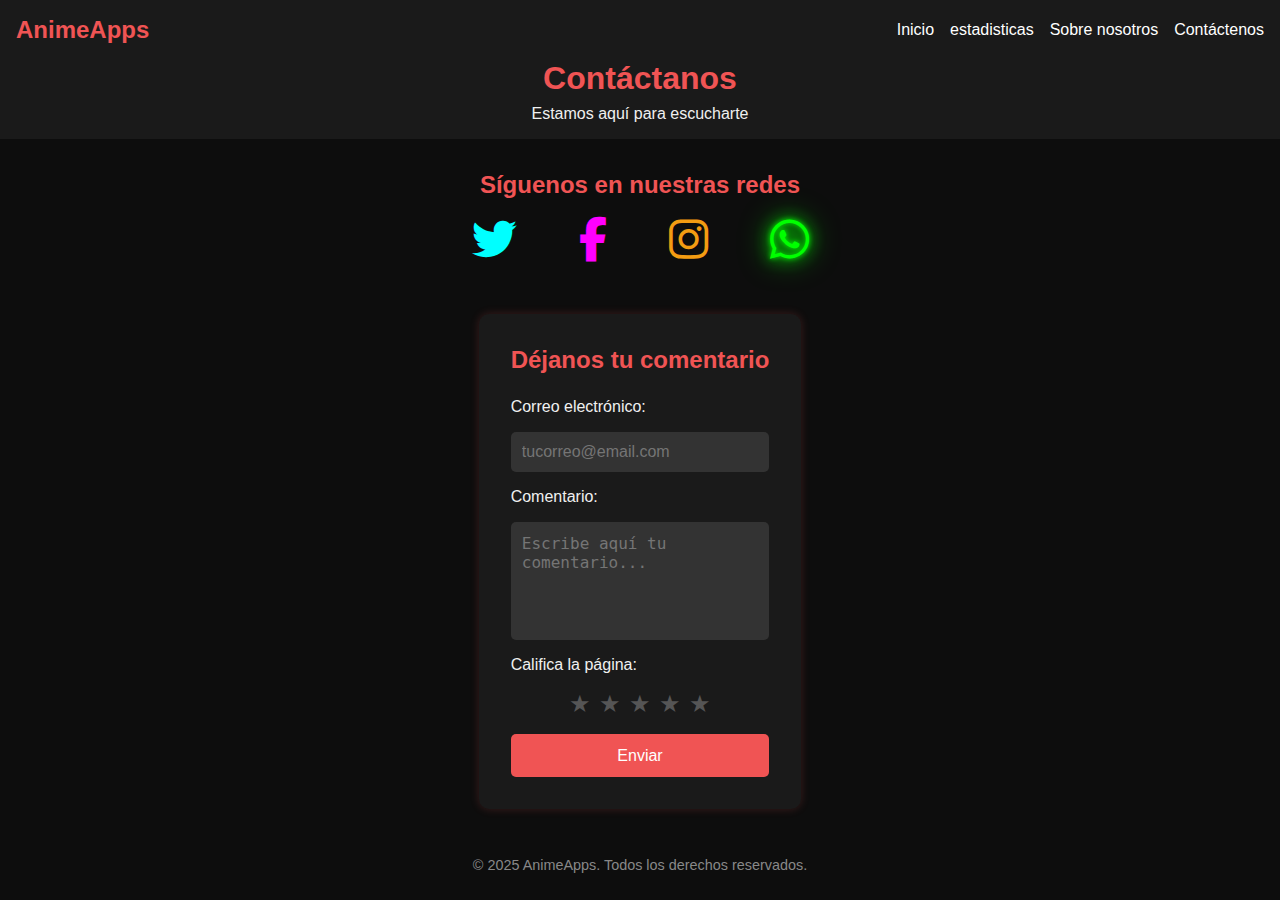
<file: contacto.html>
<!DOCTYPE html>
<html lang="es">
<head>
  <meta charset="UTF-8" />
  <meta name="viewport" content="width=device-width, initial-scale=1" />
  <title>Contáctenos - AnimeApps</title>
  <link rel="stylesheet" href="css/contacto.css" />
  <link rel="stylesheet" href="https://cdnjs.cloudflare.com/ajax/libs/font-awesome/6.5.0/css/all.min.css">
</head>
<body>
  <header>
    <nav class="navbar">
      <div class="logo">AnimeApps</div>
      <button class="hamburger" id="menu-toggle">&#9776;</button>
      <ul class="nav-links" id="nav-links">
        <li><a href="inicio.html">Inicio</a></li>
        <li><a href="estadisticas.html">estadisticas</a></li>
        <li><a href="nosotros.html">Sobre nosotros</a></li>
        <li><a href="contacto.html">Contáctenos</a></li>
      </ul>
    </nav>
    <div class="hero">
      <h1>Contáctanos</h1>
      <p>Estamos aquí para escucharte</p>
    </div>
  </header>

  <main class="contact-container">
    <section class="socials">
      <h2>Síguenos en nuestras redes</h2>
      <div class="icons weird-icons">
        <a href="https://twitter.com" target="_blank" class="glitch"><i class="fab fa-twitter"></i></a>
        <a href="https://facebook.com" target="_blank" class="bounce"><i class="fab fa-facebook-f"></i></a>
        <a href="https://instagram.com" target="_blank" class="spin"><i class="fab fa-instagram"></i></a>
        <a href="https://wa.me/573148912450" target="_blank" class="neon"><i class="fab fa-whatsapp"></i></a>
      </div>
    </section>

    <section class="formulario">
      <h2>Déjanos tu comentario</h2>
      <form>
        <label for="correo">Correo electrónico:</label>
        <input type="email" id="correo" required placeholder="tucorreo@email.com" />
        
        <label for="comentario">Comentario:</label>
        <textarea id="comentario" rows="5" required placeholder="Escribe aquí tu comentario..."></textarea>

        <label>Califica la página:</label>
        <div class="estrellas">
          <input type="radio" name="estrella" id="estrella5" value="5"><label for="estrella5">&#9733;</label>
          <input type="radio" name="estrella" id="estrella4" value="4"><label for="estrella4">&#9733;</label>
          <input type="radio" name="estrella" id="estrella3" value="3"><label for="estrella3">&#9733;</label>
          <input type="radio" name="estrella" id="estrella2" value="2"><label for="estrella2">&#9733;</label>
          <input type="radio" name="estrella" id="estrella1" value="1"><label for="estrella1">&#9733;</label>
        </div>

        <button type="submit">Enviar</button>
      </form>
    </section>
  </main>

  <footer>
    <p>© 2025 AnimeApps. Todos los derechos reservados.</p>
  </footer>

  <script>
    document.getElementById("menu-toggle").addEventListener("click", () => {
      document.getElementById("nav-links").classList.toggle("show");
    });
  </script>
</body>
</html>
</file>
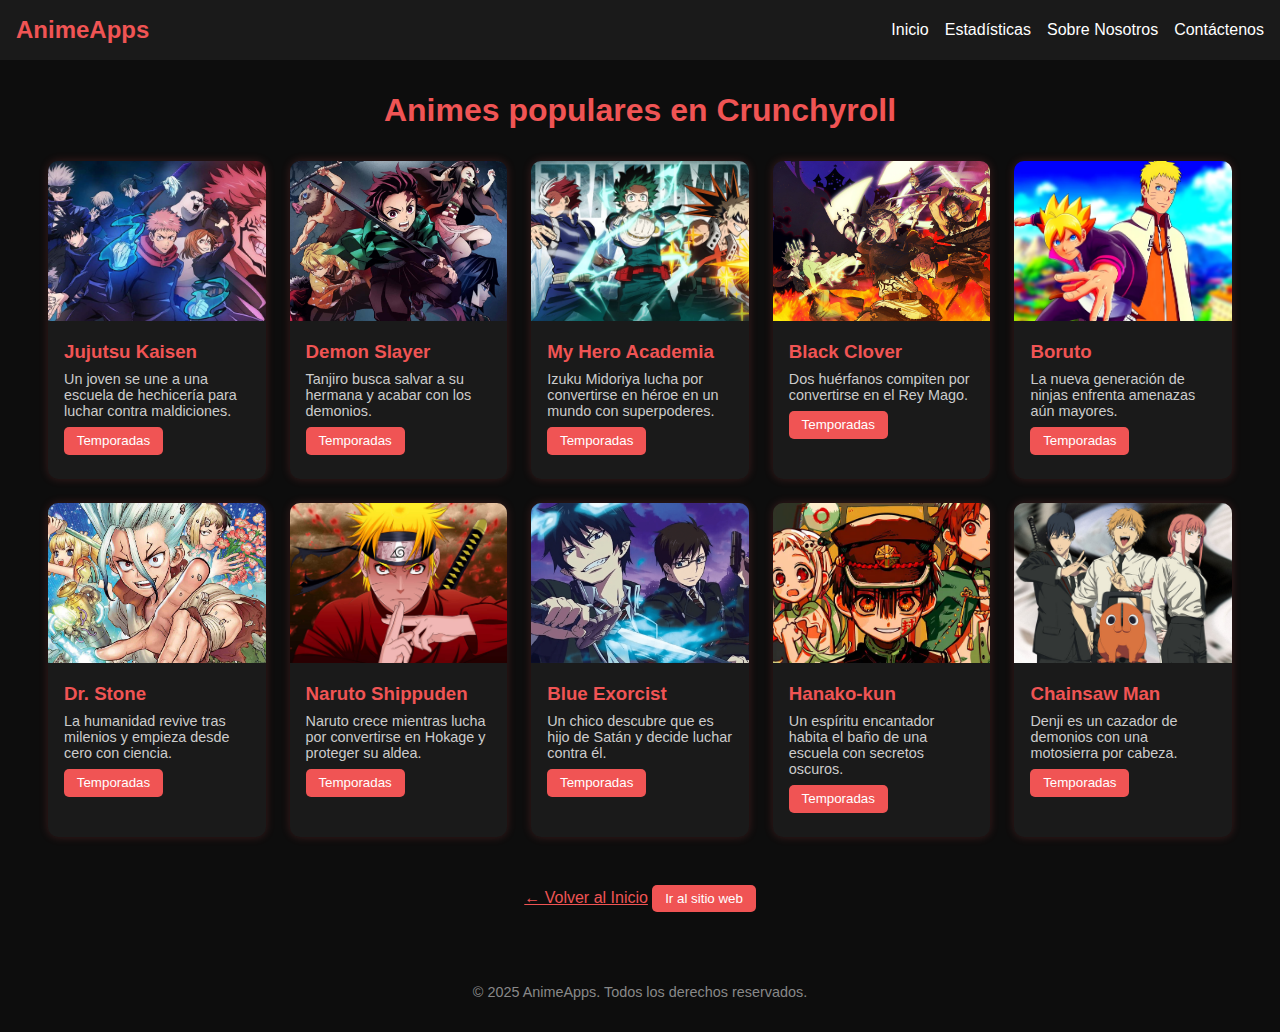
<file: crunchyroll.html>
<!DOCTYPE html>
<html lang="es">
<head>
  <meta charset="UTF-8" />
  <meta name="viewport" content="width=device-width, initial-scale=1" />
  <title>Animes disponibles</title>
  <link rel="stylesheet" href="css/crunchyroll.css" />
</head>
<body>

  <!-- Menú de navegación -->
  <header>
    <nav class="navbar">
      <div class="logo">AnimeApps</div>
      <button class="hamburger" id="menu-toggle">&#9776;</button>
      <ul class="nav-links" id="nav-links">
        <li><a href="inicio.html">Inicio</a></li>
        <li><a href="estadisticas.html">Estadísticas</a></li>
        <li><a href="nosotros.html">Sobre Nosotros</a></li>
        <li><a href="contacto.html">Contáctenos</a></li>
      </ul>
    </nav>
  </header>

  <!-- Sección de Animes -->
  <section class="anime-section">
    <h2>Animes populares en Crunchyroll</h2>
    <div class="anime-grid">

      <!-- Tarjetas de animes -->
      <div class="anime-card">
        <img src="imagenes/tarjeta1.jpg" alt="Jujutsu Kaisen" />
        <div class="anime-info">
          <h3>Jujutsu Kaisen</h3>
          <p>Un joven se une a una escuela de hechicería para luchar contra maldiciones.</p>
          <button class="toggle-btn">Temporadas</button>
          <ul class="season-list">
            <li>Temporada 1: 24 episodios</li>
            <li>Temporada 2: 23 episodios</li>
          </ul>
        </div>
      </div>

      <div class="anime-card">
        <img src="imagenes/tarjeta2.jpg" alt="Demon Slayer" />
        <div class="anime-info">
          <h3>Demon Slayer</h3>
          <p>Tanjiro busca salvar a su hermana y acabar con los demonios.</p>
          <button class="toggle-btn">Temporadas</button>
          <ul class="season-list">
            <li>Temporada 1: 26 episodios</li>
            <li>Mugen Train: 7 episodios</li>
            <li>Distrito Rojo: 11 episodios</li>
          </ul>
        </div>
      </div>

      <div class="anime-card">
        <img src="imagenes/tarjeta3.jpg" alt="My Hero Academia" />
        <div class="anime-info">
          <h3>My Hero Academia</h3>
          <p>Izuku Midoriya lucha por convertirse en héroe en un mundo con superpoderes.</p>
          <button class="toggle-btn">Temporadas</button>
          <ul class="season-list">
            <li>Temporadas 1-6: 13-25 episodios c/u</li>
          </ul>
        </div>
      </div>

      <div class="anime-card">
        <img src="imagenes/tarjeta4.jpg" alt="Black Clover" />
        <div class="anime-info">
          <h3>Black Clover</h3>
          <p>Dos huérfanos compiten por convertirse en el Rey Mago.</p>
          <button class="toggle-btn">Temporadas</button>
          <ul class="season-list">
            <li>Total: 170 episodios</li>
          </ul>
        </div>
      </div>

      <div class="anime-card">
        <img src="imagenes/tarjeta5.avif" alt="Boruto" />
        <div class="anime-info">
          <h3>Boruto</h3>
          <p>La nueva generación de ninjas enfrenta amenazas aún mayores.</p>
          <button class="toggle-btn">Temporadas</button>
          <ul class="season-list">
            <li>Temporada única: 293 episodios</li>
          </ul>
        </div>
      </div>

      <div class="anime-card">
        <img src="imagenes/tarjeta6.jpg" alt="Dr. Stone" />
        <div class="anime-info">
          <h3>Dr. Stone</h3>
          <p>La humanidad revive tras milenios y empieza desde cero con ciencia.</p>
          <button class="toggle-btn">Temporadas</button>
          <ul class="season-list">
            <li>Temporadas 1-3: 11-24 episodios</li>
          </ul>
        </div>
      </div>

      <div class="anime-card">
        <img src="imagenes/tarjeta7.jpg" alt="Naruto Shippuden" />
        <div class="anime-info">
          <h3>Naruto Shippuden</h3>
          <p>Naruto crece mientras lucha por convertirse en Hokage y proteger su aldea.</p>
          <button class="toggle-btn">Temporadas</button>
          <ul class="season-list">
            <li>21 temporadas, 500 episodios</li>
          </ul>
        </div>
      </div>

      <div class="anime-card">
        <img src="imagenes/tarjeta8.png" alt="Blue Exorcist" />
        <div class="anime-info">
          <h3>Blue Exorcist</h3>
          <p>Un chico descubre que es hijo de Satán y decide luchar contra él.</p>
          <button class="toggle-btn">Temporadas</button>
          <ul class="season-list">
            <li>Temporada 1: 25 episodios</li>
            <li>Kyoto Saga: 12 episodios</li>
          </ul>
        </div>
      </div>

      <div class="anime-card">
        <img src="imagenes/tarjeta9.png" alt="Hanako-kun" />
        <div class="anime-info">
          <h3>Hanako-kun</h3>
          <p>Un espíritu encantador habita el baño de una escuela con secretos oscuros.</p>
          <button class="toggle-btn">Temporadas</button>
          <ul class="season-list">
            <li>Temporada 1: 12 episodios</li>
          </ul>
        </div>
      </div>

      <div class="anime-card">
        <img src="imagenes/tarjeta10.jpg" alt="Chainsaw Man" />
        <div class="anime-info">
          <h3>Chainsaw Man</h3>
          <p>Denji es un cazador de demonios con una motosierra por cabeza.</p>
          <button class="toggle-btn">Temporadas</button>
          <ul class="season-list">
            <li>Temporada 1: 12 episodios</li>
          </ul>
        </div>
      </div>

    </div>

    <!-- Botón de regreso -->
    <div class="return-btn">
      <a href="inicio.html">← Volver al Inicio</a>
      <a href="https://www.crunchyroll.com/es/?srsltid=AfmBOoqRfrlZ4qpKQJLSx9DLVH0PNp1e5Omn9HfiTdNb36ukwxhxc-rq"><button class="toggle-btn">Ir al sitio web</button></a>
    </div>
  </section>

  <footer>
    <p>© 2025 AnimeApps. Todos los derechos reservados.</p>
  </footer>

  <script>
    // Menú hamburguesa
    document.getElementById("menu-toggle").addEventListener("click", function () {
      document.getElementById("nav-links").classList.toggle("show");
    });

    // Mostrar/ocultar temporadas
    document.querySelectorAll('.toggle-btn').forEach(btn => {
      btn.addEventListener('click', () => {
        const list = btn.nextElementSibling;
        list.classList.toggle('visible');
      });
    });
  </script>
</body>
</html>
</file>
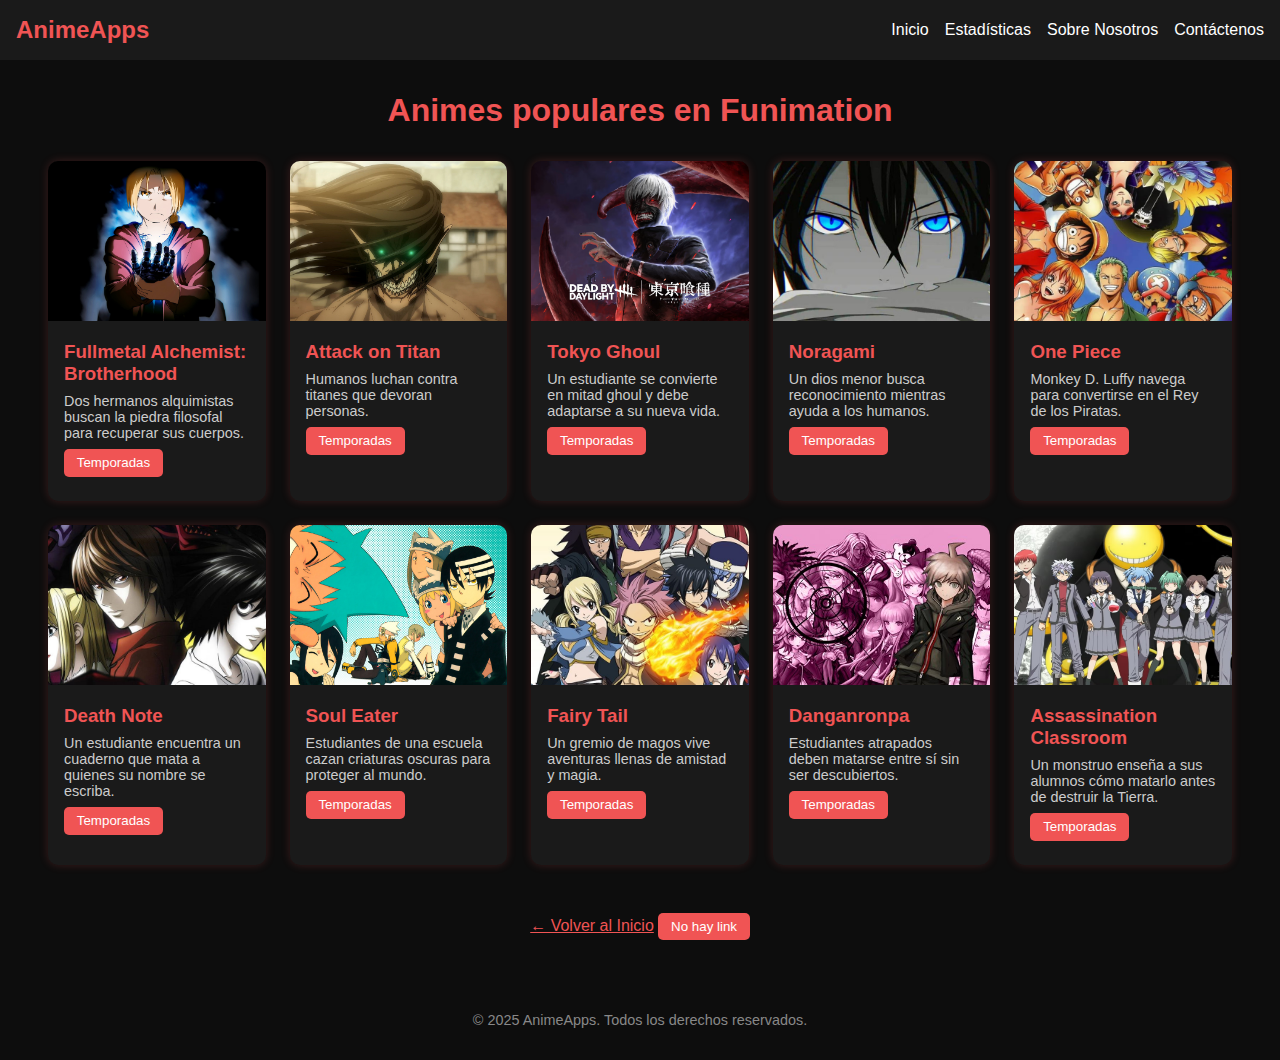
<file: funimation.html>
<!DOCTYPE html>
<html lang="es">
<head>
  <meta charset="UTF-8" />
  <meta name="viewport" content="width=device-width, initial-scale=1" />
  <title>Animes disponibles - Funimation</title>
  <link rel="stylesheet" href="css/funimation.css   " />
</head>
<body>

  <!-- Menú de navegación -->
  <header>
    <nav class="navbar">
      <div class="logo">AnimeApps</div>
      <button class="hamburger" id="menu-toggle">&#9776;</button>
      <ul class="nav-links" id="nav-links">
        <li><a href="inicio.html">Inicio</a></li>
        <li><a href="estadisticas.html">Estadísticas</a></li>
        <li><a href="nosotros.html">Sobre Nosotros</a></li>
        <li><a href="contacto.html">Contáctenos</a></li>
      </ul>
    </nav>
  </header>

  <!-- Sección de Animes -->
  <section class="anime-section">
    <h2>Animes populares en Funimation</h2>
    <div class="anime-grid">

      <!-- Tarjetas de animes -->
      <div class="anime-card">
        <img src="imagenes/tarjeta21.jpg" alt="Fullmetal Alchemist: Brotherhood" />
        <div class="anime-info">
          <h3>Fullmetal Alchemist: Brotherhood</h3>
          <p>Dos hermanos alquimistas buscan la piedra filosofal para recuperar sus cuerpos.</p>
          <button class="toggle-btn">Temporadas</button>
          <ul class="season-list">
            <li>1 temporada: 64 episodios</li>
          </ul>
        </div>
      </div>

      <div class="anime-card">
        <img src="imagenes/tarjeta22.jpg" alt="Attack on Titan" />
        <div class="anime-info">
          <h3>Attack on Titan</h3>
          <p>Humanos luchan contra titanes que devoran personas.</p>
          <button class="toggle-btn">Temporadas</button>
          <ul class="season-list">
            <li>Temporadas 1-4: 25-28 episodios</li>
          </ul>
        </div>
      </div>

      <div class="anime-card">
        <img src="imagenes/tarjeta23.avif" alt="Tokyo Ghoul" />
        <div class="anime-info">
          <h3>Tokyo Ghoul</h3>
          <p>Un estudiante se convierte en mitad ghoul y debe adaptarse a su nueva vida.</p>
          <button class="toggle-btn">Temporadas</button>
          <ul class="season-list">
            <li>2 temporadas principales, 48 episodios</li>
          </ul>
        </div>
      </div>

      <div class="anime-card">
        <img src="imagenes/tarjeta24.avif" alt="Noragami" />
        <div class="anime-info">
          <h3>Noragami</h3>
          <p>Un dios menor busca reconocimiento mientras ayuda a los humanos.</p>
          <button class="toggle-btn">Temporadas</button>
          <ul class="season-list">
            <li>Temporada 1: 12 episodios</li>
            <li>Temporada 2 (Aragoto): 13 episodios</li>
          </ul>
        </div>
      </div>

      <div class="anime-card">
        <img src="imagenes/tarjeta25.jpg" alt="One Piece" />
        <div class="anime-info">
          <h3>One Piece</h3>
          <p>Monkey D. Luffy navega para convertirse en el Rey de los Piratas.</p>
          <button class="toggle-btn">Temporadas</button>
          <ul class="season-list">
            <li>Más de 1000 episodios</li>
          </ul>
        </div>
      </div>

      <div class="anime-card">
        <img src="imagenes/tarjeta26.jpg" alt="Death Note" />
        <div class="anime-info">
          <h3>Death Note</h3>
          <p>Un estudiante encuentra un cuaderno que mata a quienes su nombre se escriba.</p>
          <button class="toggle-btn">Temporadas</button>
          <ul class="season-list">
            <li>1 temporada: 37 episodios</li>
          </ul>
        </div>
      </div>

      <div class="anime-card">
        <img src="imagenes/tarjeta27.jpg" alt="Soul Eater" />
        <div class="anime-info">
          <h3>Soul Eater</h3>
          <p>Estudiantes de una escuela cazan criaturas oscuras para proteger al mundo.</p>
          <button class="toggle-btn">Temporadas</button>
          <ul class="season-list">
            <li>1 temporada: 51 episodios</li>
          </ul>
        </div>
      </div>

      <div class="anime-card">
        <img src="imagenes/tarjeta28.jpg" alt="Fairy Tail" />
        <div class="anime-info">
          <h3>Fairy Tail</h3>
          <p>Un gremio de magos vive aventuras llenas de amistad y magia.</p>
          <button class="toggle-btn">Temporadas</button>
          <ul class="season-list">
            <li>3 temporadas: 328 episodios</li>
          </ul>
        </div>
      </div>

      <div class="anime-card">
        <img src="imagenes/tarjeta29.jfif" alt="Danganronpa" />
        <div class="anime-info">
          <h3>Danganronpa</h3>
          <p>Estudiantes atrapados deben matarse entre sí sin ser descubiertos.</p>
          <button class="toggle-btn">Temporadas</button>
          <ul class="season-list">
            <li>3 temporadas (adaptaciones del videojuego)</li>
          </ul>
        </div>
      </div>

      <div class="anime-card">
        <img src="imagenes/tarjeta30.avif" alt="Assassination Classroom" />
        <div class="anime-info">
          <h3>Assassination Classroom</h3>
          <p>Un monstruo enseña a sus alumnos cómo matarlo antes de destruir la Tierra.</p>
          <button class="toggle-btn">Temporadas</button>
          <ul class="season-list">
            <li>2 temporadas: 47 episodios</li>
          </ul>
        </div>
      </div>

    </div>

    <!-- Botón de regreso -->
    <div class="return-btn">
      <a href="inicio.html">← Volver al Inicio</a>
      <a href="#"><button class="toggle-btn" id="mensaje">No hay link</button></a>
    </div>
  </section>

  <footer>
    <p>© 2025 AnimeApps. Todos los derechos reservados.</p>
  </footer>

  <script>
    document.getElementById("menu-toggle").addEventListener("click", function () {
      document.getElementById("nav-links").classList.toggle("show");
    });

    document.querySelectorAll('.toggle-btn').forEach(btn => {
      btn.addEventListener('click', () => {
        const list = btn.nextElementSibling;
        list.classList.toggle('visible');
      });
    });
  </script>
  <script>
    const botonMostrar = document.getElementById('mensaje');

    botonMostrar.addEventListener('click', () => {
      // Crear el overlay
      const overlay = document.createElement('div');
      overlay.style.position = 'fixed';
      overlay.style.top = '0';
      overlay.style.left = '0';
      overlay.style.width = '100%';
      overlay.style.height = '100%';
      overlay.style.backgroundColor = 'rgba(0,0,0,0.5)';
      overlay.style.display = 'flex';
      overlay.style.justifyContent = 'center';
      overlay.style.alignItems = 'center';
      overlay.style.zIndex = '9999';

      // Crear el contenedor del mensaje
      const modal = document.createElement('div');
      modal.style.backgroundColor = '#f05454';
      modal.style.padding = '20px';
      modal.style.borderRadius = '8px';
      modal.style.textAlign = 'center';
      modal.style.maxWidth = '300px';
      modal.style.boxShadow = '0 0 10px rgba(0,0,0,0.5)';

      // Crear el texto del mensaje
      const mensaje = document.createElement('p');
      mensaje.textContent = 'No hay un link para descargar esra App';

      // Crear el botón de cerrar
      const botonCerrar = document.createElement('button');
      botonCerrar.textContent = 'Cerrar';
      botonCerrar.style.marginTop = '15px';
      botonCerrar.style.padding = '5px 15px';
      botonCerrar.style.borderRadius = '25px'
      botonCerrar.style.border= 'none'
      
      //hover
    //   const animacion = document.getElementById('button')
    //   animacion.addEventListener('mouseenter', () => {
    //   animacion.classList.add('hover-activo');
    // });

    //   animacion.addEventListener('mouseleave', () => {
    //   animacion.classList.remove('hover-activo');
    // });

      // Cerrar al hacer clic
      botonCerrar.addEventListener('click', () => {
        document.body.removeChild(overlay);
      });

      // Añadir elementos al modal
      modal.appendChild(mensaje);
      modal.appendChild(botonCerrar);

      // Añadir modal al overlay
      overlay.appendChild(modal);

      // Añadir overlay al body
      document.body.appendChild(overlay);
    });
  </script>
  <style>
    .hover-activo{
      background: red;

    }
  </style>
</body>
</html>
</file>
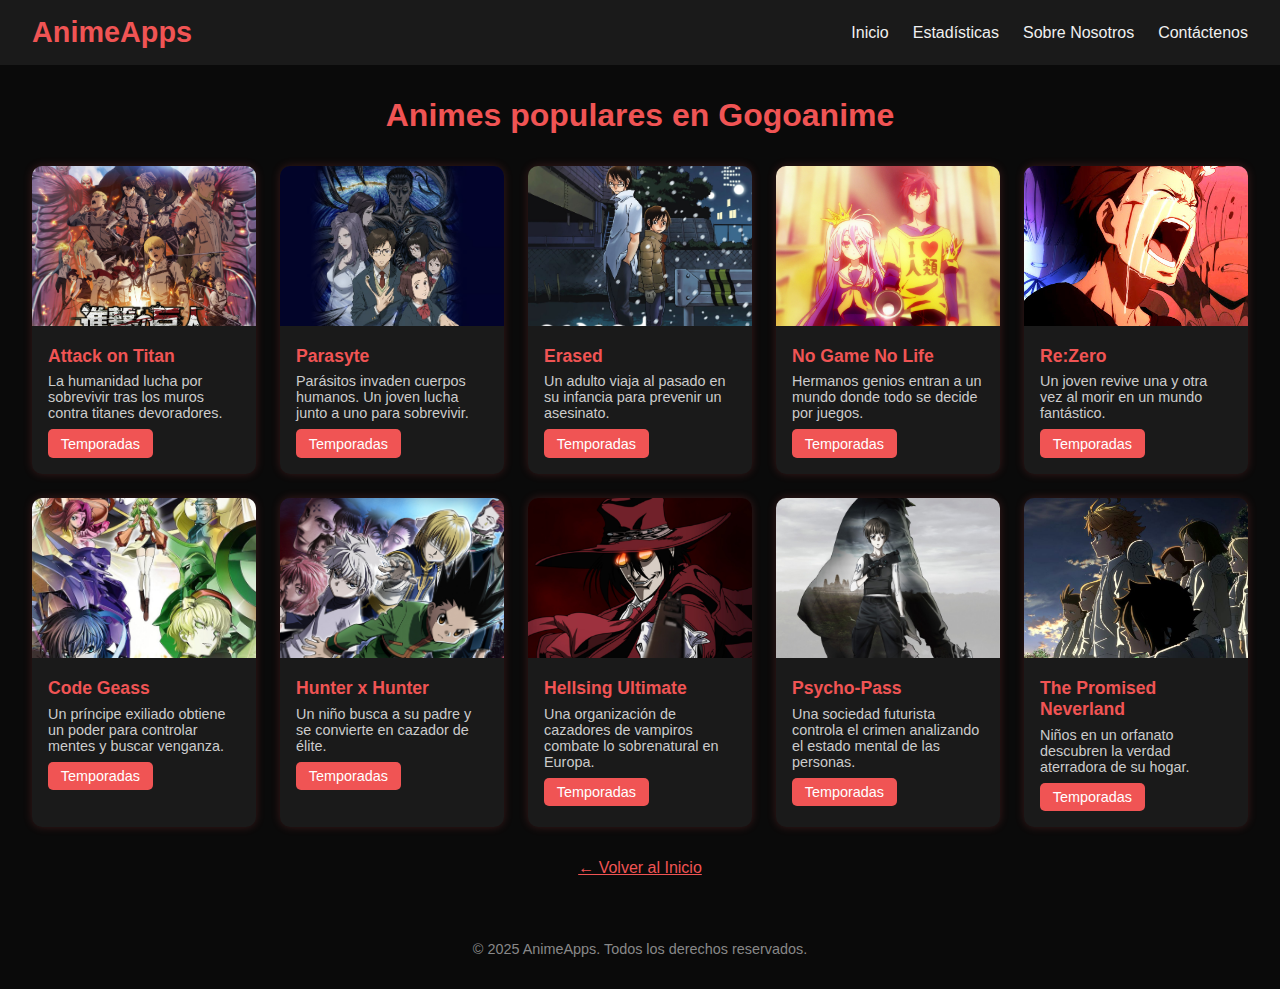
<file: gogoanime.html>
<!DOCTYPE html>
<html lang="es">
<head>
  <meta charset="UTF-8" />
  <meta name="viewport" content="width=device-width, initial-scale=1" />
  <title>Animes en Gogoanime</title>
  <link rel="stylesheet" href="css/gogoanime.css" />
</head>
<body>

  <!-- Menú de navegación -->
  <header>
    <nav class="navbar">
      <div class="logo">AnimeApps</div>
      <button class="hamburger" id="menu-toggle">&#9776;</button>
      <ul class="nav-links" id="nav-links">
        <li><a href="inicio.html">Inicio</a></li>
        <li><a href="estadisticas.html">Estadísticas</a></li>
        <li><a href="nosotros.html">Sobre Nosotros</a></li>
        <li><a href="contacto.html">Contáctenos</a></li>
      </ul>
    </nav>
  </header>

  <!-- Sección de Animes -->
  <section class="anime-section">
    <h2>Animes populares en Gogoanime</h2>
    <div class="anime-grid">

      <!-- Tarjetas de anime -->
      <div class="anime-card">
        <img src="imagenes/tarjeta81.jpg" alt="Attack on Titan" />
        <div class="anime-info">
          <h3>Attack on Titan</h3>
          <p>La humanidad lucha por sobrevivir tras los muros contra titanes devoradores.</p>
          <button class="toggle-btn">Temporadas</button>
          <ul class="season-list">
            <li>Temporadas 1-4 (final)</li>
          </ul>
        </div>
      </div>

      <div class="anime-card">
        <img src="imagenes/tarjeta82.avif" alt="Parasyte" />
        <div class="anime-info">
          <h3>Parasyte</h3>
          <p>Parásitos invaden cuerpos humanos. Un joven lucha junto a uno para sobrevivir.</p>
          <button class="toggle-btn">Temporadas</button>
          <ul class="season-list">
            <li>Única temporada: 24 episodios</li>
          </ul>
        </div>
      </div>

      <div class="anime-card">
        <img src="imagenes/tarjeta83.jpg" alt="Erased" />
        <div class="anime-info">
          <h3>Erased</h3>
          <p>Un adulto viaja al pasado en su infancia para prevenir un asesinato.</p>
          <button class="toggle-btn">Temporadas</button>
          <ul class="season-list">
            <li>Temporada única: 12 episodios</li>
          </ul>
        </div>
      </div>

      <div class="anime-card">
        <img src="imagenes/tarjeta84.jpg" alt="No Game No Life" />
        <div class="anime-info">
          <h3>No Game No Life</h3>
          <p>Hermanos genios entran a un mundo donde todo se decide por juegos.</p>
          <button class="toggle-btn">Temporadas</button>
          <ul class="season-list">
            <li>Temporada 1 + película</li>
          </ul>
        </div>
      </div>

      <div class="anime-card">
        <img src="imagenes/tarjeta85.jpg" alt="Re:Zero" />
        <div class="anime-info">
          <h3>Re:Zero</h3>
          <p>Un joven revive una y otra vez al morir en un mundo fantástico.</p>
          <button class="toggle-btn">Temporadas</button>
          <ul class="season-list">
            <li>Temporadas 1-2</li>
          </ul>
        </div>
      </div>

      <div class="anime-card">
        <img src="imagenes/tarjeta86.jpg" alt="Code Geass" />
        <div class="anime-info">
          <h3>Code Geass</h3>
          <p>Un príncipe exiliado obtiene un poder para controlar mentes y buscar venganza.</p>
          <button class="toggle-btn">Temporadas</button>
          <ul class="season-list">
            <li>2 temporadas + películas</li>
          </ul>
        </div>
      </div>

      <div class="anime-card">
        <img src="imagenes/tarjeta87.jpg" alt="Hunter x Hunter" />
        <div class="anime-info">
          <h3>Hunter x Hunter</h3>
          <p>Un niño busca a su padre y se convierte en cazador de élite.</p>
          <button class="toggle-btn">Temporadas</button>
          <ul class="season-list">
            <li>148 episodios</li>
          </ul>
        </div>
      </div>

      <div class="anime-card">
        <img src="imagenes/tarjeta88.jpg" alt="Hellsing Ultimate" />
        <div class="anime-info">
          <h3>Hellsing Ultimate</h3>
          <p>Una organización de cazadores de vampiros combate lo sobrenatural en Europa.</p>
          <button class="toggle-btn">Temporadas</button>
          <ul class="season-list">
            <li>10 OVAs</li>
          </ul>
        </div>
      </div>

      <div class="anime-card">
        <img src="imagenes/tarjeta89.jpg" alt="Psycho-Pass" />
        <div class="anime-info">
          <h3>Psycho-Pass</h3>
          <p>Una sociedad futurista controla el crimen analizando el estado mental de las personas.</p>
          <button class="toggle-btn">Temporadas</button>
          <ul class="season-list">
            <li>Temporadas 1-3</li>
          </ul>
        </div>
      </div>

      <div class="anime-card">
        <img src="imagenes/tarjeta90.jpg" alt="The Promised Neverland" />
        <div class="anime-info">
          <h3>The Promised Neverland</h3>
          <p>Niños en un orfanato descubren la verdad aterradora de su hogar.</p>
          <button class="toggle-btn">Temporadas</button>
          <ul class="season-list">
            <li>2 temporadas</li>
          </ul>
        </div>
      </div>

    </div>

    <!-- Botón de regreso -->
    <div class="return-btn">
      <a href="inicio.html">← Volver al Inicio</a>
    </div>
  </section>

  <footer>
    <p>© 2025 AnimeApps. Todos los derechos reservados.</p>
  </footer>

  <script>
    // Menú hamburguesa
    document.getElementById("menu-toggle").addEventListener("click", function () {
      document.getElementById("nav-links").classList.toggle("show");
    });

    // Mostrar/ocultar temporadas
    document.querySelectorAll('.toggle-btn').forEach(btn => {
      btn.addEventListener('click', () => {
        const list = btn.nextElementSibling;
        list.classList.toggle('visible');
      });
    });
  </script>
</body>
</html>
</file>
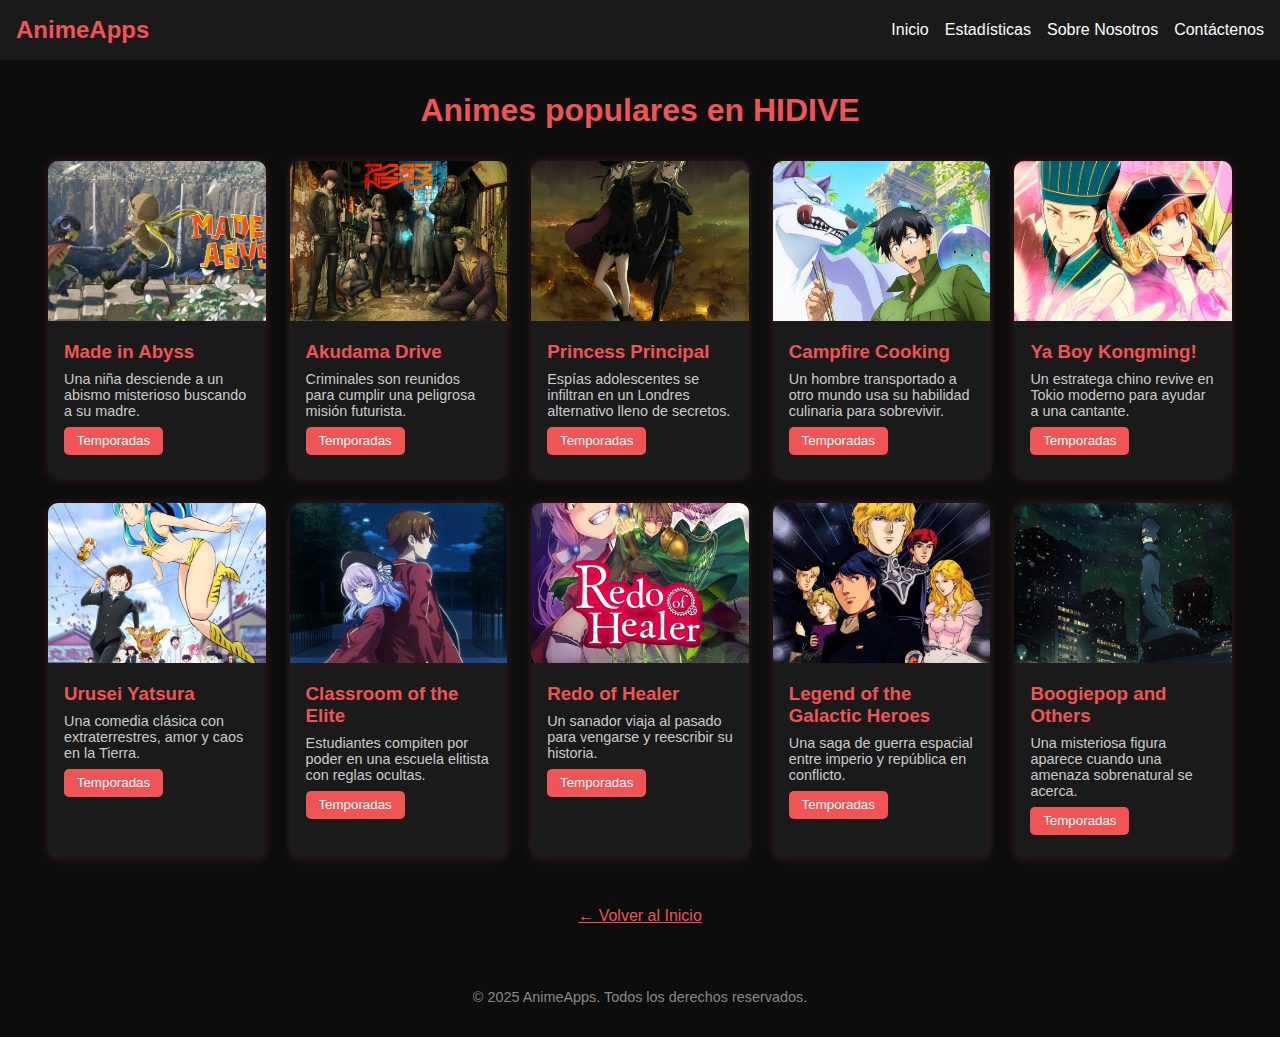
<file: hidive.html>
<!DOCTYPE html>
<html lang="es">
<head>
  <meta charset="UTF-8" />
  <meta name="viewport" content="width=device-width, initial-scale=1" />
  <title>Animes disponibles - HIDIVE</title>
  <link rel="stylesheet" href="css/hidive.css" />
</head>
<body>

  <!-- Menú de navegación -->
  <header>
    <nav class="navbar">
      <div class="logo">AnimeApps</div>
      <button class="hamburger" id="menu-toggle">&#9776;</button>
      <ul class="nav-links" id="nav-links">
        <li><a href="inicio.html">Inicio</a></li>
        <li><a href="estadisticas.html">Estadísticas</a></li>
        <li><a href="nosotros.html">Sobre Nosotros</a></li>
        <li><a href="contacto.html">Contáctenos</a></li>
      </ul>
    </nav>
  </header>

  <!-- Sección de Animes -->
  <section class="anime-section">
    <h2>Animes populares en HIDIVE</h2>
    <div class="anime-grid">

      <!-- Tarjetas de animes -->
      <div class="anime-card">
        <img src="imagenes/tarjeta31.avif" alt="Made in Abyss" />
        <div class="anime-info">
          <h3>Made in Abyss</h3>
          <p>Una niña desciende a un abismo misterioso buscando a su madre.</p>
          <button class="toggle-btn">Temporadas</button>
          <ul class="season-list">
            <li>Temporada 1: 13 episodios</li>
            <li>Temporada 2: 12 episodios</li>
          </ul>
        </div>
      </div>

      <div class="anime-card">
        <img src="imagenes/tarjeta32.jpg" alt="Akudama Drive" />
        <div class="anime-info">
          <h3>Akudama Drive</h3>
          <p>Criminales son reunidos para cumplir una peligrosa misión futurista.</p>
          <button class="toggle-btn">Temporadas</button>
          <ul class="season-list">
            <li>1 temporada: 12 episodios</li>
          </ul>
        </div>
      </div>

      <div class="anime-card">
        <img src="imagenes/tarjeta33.jpg" alt="Princess Principal" />
        <div class="anime-info">
          <h3>Princess Principal</h3>
          <p>Espías adolescentes se infiltran en un Londres alternativo lleno de secretos.</p>
          <button class="toggle-btn">Temporadas</button>
          <ul class="season-list">
            <li>Temporada 1: 12 episodios</li>
            <li>Películas: 3 lanzadas</li>
          </ul>
        </div>
      </div>

      <div class="anime-card">
        <img src="imagenes/tarjeta34.jpg" alt="Campfire Cooking in Another World" />
        <div class="anime-info">
          <h3>Campfire Cooking</h3>
          <p>Un hombre transportado a otro mundo usa su habilidad culinaria para sobrevivir.</p>
          <button class="toggle-btn">Temporadas</button>
          <ul class="season-list">
            <li>1 temporada: 12 episodios</li>
          </ul>
        </div>
      </div>

      <div class="anime-card">
        <img src="imagenes/tarjeta35.avif" alt="Ya Boy Kongming!" />
        <div class="anime-info">
          <h3>Ya Boy Kongming!</h3>
          <p>Un estratega chino revive en Tokio moderno para ayudar a una cantante.</p>
          <button class="toggle-btn">Temporadas</button>
          <ul class="season-list">
            <li>1 temporada: 12 episodios</li>
          </ul>
        </div>
      </div>

      <div class="anime-card">
        <img src="imagenes/tarjeta36.png" alt="Urusei Yatsura" />
        <div class="anime-info">
          <h3>Urusei Yatsura</h3>
          <p>Una comedia clásica con extraterrestres, amor y caos en la Tierra.</p>
          <button class="toggle-btn">Temporadas</button>
          <ul class="season-list">
            <li>Reboot 2022: 46 episodios confirmados</li>
          </ul>
        </div>
      </div>

      <div class="anime-card">
        <img src="imagenes/tarjeta37.avif" alt="Classroom of the Elite" />
        <div class="anime-info">
          <h3>Classroom of the Elite</h3>
          <p>Estudiantes compiten por poder en una escuela elitista con reglas ocultas.</p>
          <button class="toggle-btn">Temporadas</button>
          <ul class="season-list">
            <li>Temporadas 1 y 2: 12-13 episodios</li>
          </ul>
        </div>
      </div>

      <div class="anime-card">
        <img src="imagenes/tarjeta38.jpg" alt="Redo of Healer" />
        <div class="anime-info">
          <h3>Redo of Healer</h3>
          <p>Un sanador viaja al pasado para vengarse y reescribir su historia.</p>
          <button class="toggle-btn">Temporadas</button>
          <ul class="season-list">
            <li>1 temporada: 12 episodios (contenido explícito)</li>
          </ul>
        </div>
      </div>

      <div class="anime-card">
        <img src="imagenes/tarjeta39.jpg" alt="Legend of the Galactic Heroes" />
        <div class="anime-info">
          <h3>Legend of the Galactic Heroes</h3>
          <p>Una saga de guerra espacial entre imperio y república en conflicto.</p>
          <button class="toggle-btn">Temporadas</button>
          <ul class="season-list">
            <li>Reboot: múltiples temporadas en emisión</li>
          </ul>
        </div>
      </div>

      <div class="anime-card">
        <img src="imagenes/tarjeta40.jpg" alt="Boogiepop and Others" />
        <div class="anime-info">
          <h3>Boogiepop and Others</h3>
          <p>Una misteriosa figura aparece cuando una amenaza sobrenatural se acerca.</p>
          <button class="toggle-btn">Temporadas</button>
          <ul class="season-list">
            <li>1 temporada (2019): 18 episodios</li>
          </ul>
        </div>
      </div>

    </div>

    <!-- Botón de regreso -->
    <div class="return-btn">
      <a href="inicio.html">← Volver al Inicio</a>
    </div>
  </section>

  <footer>
    <p>© 2025 AnimeApps. Todos los derechos reservados.</p>
  </footer>

  <script>
    // Menú hamburguesa
    document.getElementById("menu-toggle").addEventListener("click", function () {
      document.getElementById("nav-links").classList.toggle("show");
    });

    // Mostrar/ocultar temporadas
    document.querySelectorAll('.toggle-btn').forEach(btn => {
      btn.addEventListener('click', () => {
        const list = btn.nextElementSibling;
        list.classList.toggle('visible');
      });
    });
  </script>
</body>
</html>
</file>
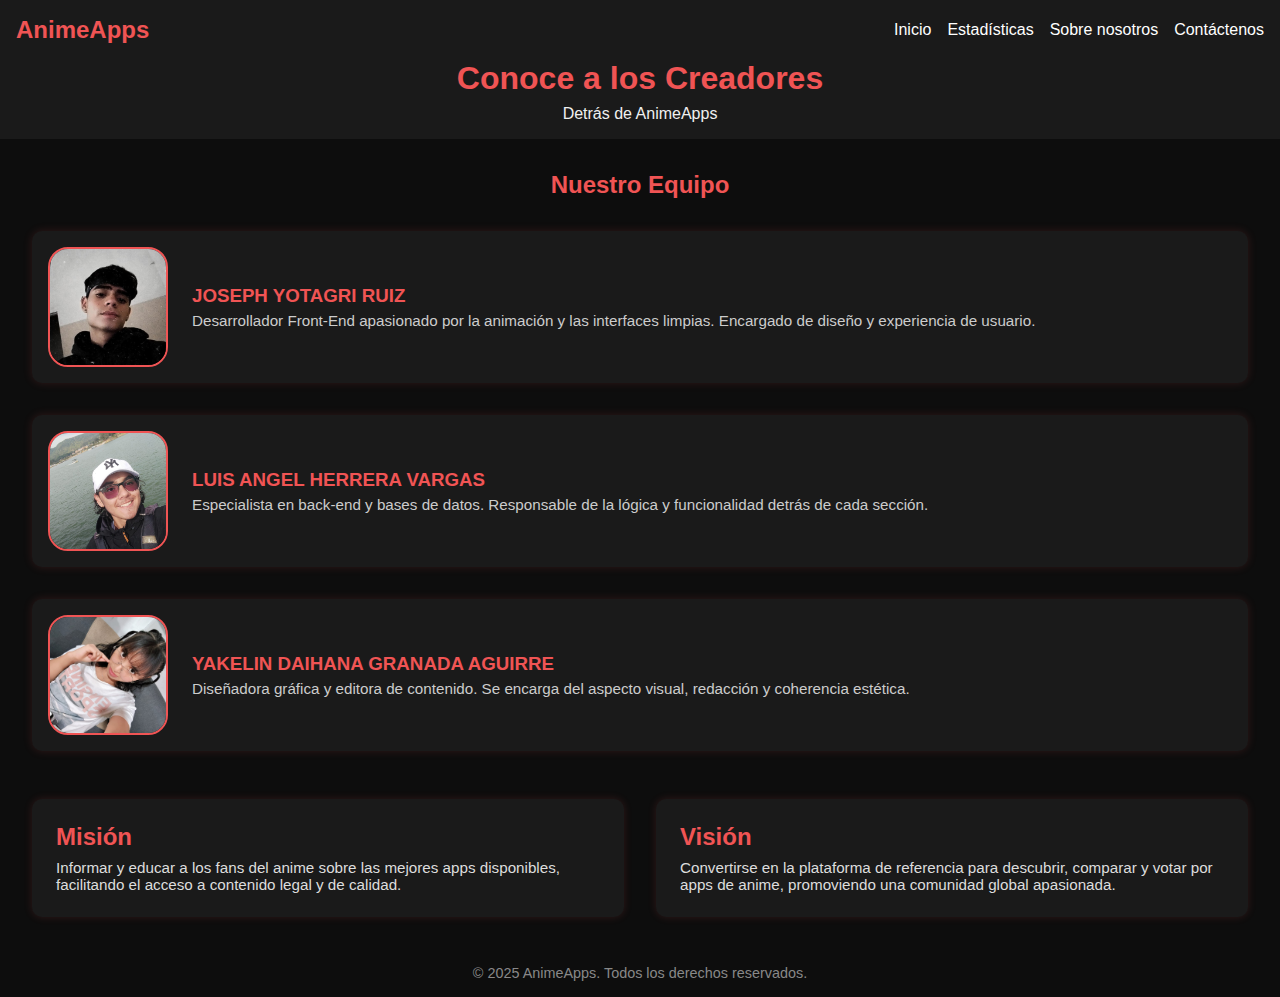
<file: nosotros.html>
<!DOCTYPE html>
<html lang="es">
<head>
  <meta charset="UTF-8" />
  <meta name="viewport" content="width=device-width, initial-scale=1" />
  <title>Sobre Nosotros - AnimeApps</title>
  <link rel="stylesheet" href="css/nosotros.css" />
</head>
<body>
  <header>
    <nav class="navbar">
      <div class="logo">AnimeApps</div>
      <button class="hamburger" id="menu-toggle">&#9776;</button>
      <ul class="nav-links" id="nav-links">
        <li><a href="inicio.html">Inicio</a></li>
        <li><a href="estadisticas.html">Estadísticas</a></li>
        <li><a href="nosotros.html">Sobre nosotros</a></li>
        <li><a href="contacto.html">Contáctenos</a></li>
      </ul>
    </nav>
    <div class="hero">
      <h1>Conoce a los Creadores</h1>
      <p>Detrás de AnimeApps</p>
    </div>
  </header>

  <main class="about-container">
    <section class="team-section">
      <h2>Nuestro Equipo</h2>
      <div class="person">
        <img src="imagenes/joseph.jpg" alt="Persona 1">
        <div class="description">
          <h3>JOSEPH YOTAGRI RUIZ</h3>
          <p>Desarrollador Front-End apasionado por la animación y las interfaces limpias. Encargado de diseño y experiencia de usuario.</p>
        </div>
      </div>
      <div class="person">
        <img src="imagenes/luis.jpeg" alt="Persona 2">
        <div class="description">
          <h3>LUIS ANGEL HERRERA VARGAS</h3>
          <p>Especialista en back-end y bases de datos. Responsable de la lógica y funcionalidad detrás de cada sección.</p>
        </div>
      </div>
      <div class="person">
        <img src="imagenes/yakelin.jpg" alt="Persona 3">
        <div class="description">
          <h3>YAKELIN DAIHANA GRANADA AGUIRRE</h3>
          <p>Diseñadora gráfica y editora de contenido. Se encarga del aspecto visual, redacción y coherencia estética.</p>
        </div>
      </div>
    </section>

    <section class="mv-section">
      <div class="mv-box">
        <h2>Misión</h2>
        <p>Informar y educar a los fans del anime sobre las mejores apps disponibles, facilitando el acceso a contenido legal y de calidad.</p>
      </div>
      <div class="mv-box">
        <h2>Visión</h2>
        <p>Convertirse en la plataforma de referencia para descubrir, comparar y votar por apps de anime, promoviendo una comunidad global apasionada.</p>
      </div>
    </section>
  </main>

  <footer>
    <p>© 2025 AnimeApps. Todos los derechos reservados.</p>
  </footer>

  <script>
    document.getElementById("menu-toggle").addEventListener("click", () => {
      document.getElementById("nav-links").classList.toggle("show");
    });
  </script>
</body>
</html>
</file>
<file: css/9anime.css>
* {
  margin: 0;
  padding: 0;
  box-sizing: border-box;
}

body {
  background: #0a0a0a;
  color: #fff;
  font-family: 'Segoe UI', sans-serif;
}

a {
  color: #f05454;
  text-decoration: none;
}

/* ====== NAVBAR ====== */
.navbar {
  background: #1a1a1a;
  display: flex;
  justify-content: space-between;
  align-items: center;
  padding: 1rem 2rem;
  flex-wrap: wrap;
}

.logo {
  font-size: 1.8rem;
  font-weight: bold;
  color: #f05454;
}

.nav-links {
  display: flex;
  list-style: none;
  gap: 1.5rem;
}

.nav-links li a {
  color: #f0f0f0;
  font-weight: 500;
  transition: color 0.3s ease;
}

.nav-links li a:hover {
  color: #f05454;
}

.hamburger {
  display: none;
  font-size: 1.5rem;
  background: none;
  color: white;
  border: none;
  cursor: pointer;
}

/* ====== SECCIÓN DE ANIMES ====== */
.anime-section {
  padding: 2rem;
  text-align: center;
}

.anime-section h2 {
  font-size: 2rem;
  color: #f05454;
  margin-bottom: 2rem;
}

.anime-grid {
  display: grid;
  grid-template-columns: repeat(auto-fit, minmax(220px, 1fr));
  gap: 1.5rem;
}

/* 5 tarjetas por fila cuando el espacio lo permite */
@media (min-width: 1200px) {
  .anime-grid {
    grid-template-columns: repeat(5, 1fr);
  }
}

.anime-card {
  background: #1a1a1a;
  border-radius: 10px;
  overflow: hidden;
  transition: transform 0.3s ease, box-shadow 0.3s ease;
  box-shadow: 0 0 10px rgba(240, 84, 84, 0.2);
}

.anime-card:hover {
  transform: translateY(-5px) scale(1.03);
  box-shadow: 0 0 20px rgba(240, 84, 84, 0.4);
}

.anime-card img {
  width: 100%;
  height: 160px;
  object-fit: cover;
}

.anime-info {
  padding: 1rem;
  text-align: left;
}

.anime-info h3 {
  color: #f05454;
  font-size: 1.1rem;
  margin-bottom: 0.4rem;
}

.anime-info p {
  font-size: 0.9rem;
  color: #ccc;
  margin-bottom: 0.5rem;
}

.toggle-btn {
  background: #f05454;
  color: white;
  border: none;
  padding: 0.4rem 0.8rem;
  border-radius: 5px;
  cursor: pointer;
  font-size: 0.9rem;
  transition: background 0.3s ease;
}

.toggle-btn:hover {
  background: #ff6b6b;
}

.season-list {
  list-style: none;
  padding-left: 1rem;
  margin-top: 0.5rem;
  display: none;
}

.season-list.visible {
  display: block;
}

.season-list li {
  font-size: 0.85rem;
  color: #ddd;
  margin-bottom: 0.3rem;
}

/* ====== BOTÓN DE REGRESO ====== */
.return-btn {
  margin-top: 2rem;
  text-align: center;
}

.return-btn a {
  font-size: 1rem;
  color: #f05454;
  text-decoration: underline;
}

footer {
  text-align: center;
  padding: 2rem;
  font-size: 0.9rem;
  color: #888;
}

/* ====== RESPONSIVE NAVBAR ====== */
@media (max-width: 768px) {
  .hamburger {
    display: block;
  }

  .nav-links {
    display: none;
    flex-direction: row;
    justify-content: center;
    width: 100%;
    margin-top: 1rem;
  }

  .nav-links.show {
    display: flex;
  }

  .nav-links li {
    margin: 0.5rem 0;
  }
}
</file>
<file: css/animeflv.css>
* {
  margin: 0;
  padding: 0;
  box-sizing: border-box;
}

body {
  background: #0d0d0d;
  color: #f0f0f0;
  font-family: 'Segoe UI', sans-serif;
}

a {
  color: #f05454;
  text-decoration: none;
}

/* Menú */
header {
  background: #1a1a1a;
  padding: 1rem;
}

.navbar {
  display: flex;
  justify-content: space-between;
  align-items: center;
  flex-wrap: wrap;
}

.logo {
  font-size: 1.5rem;
  color: #f05454;
  font-weight: bold;
}

.hamburger {
  font-size: 1.8rem;
  background: none;
  border: none;
  color: white;
  cursor: pointer;
  display: none;
}

.nav-links {
  display: flex;
  gap: 1rem;
}

.nav-links li {
  list-style: none;
}

@media (max-width: 768px) {
  .hamburger {
    display: block;
  }

  .nav-links {
    display: none;
    flex-direction: column;
    width: 100%;
    background: #222;
    margin-top: 1rem;
  }

  .nav-links.show {
    display: flex;
  }

  .nav-links li {
    text-align: center;
    padding: 0.5rem 0;
  }
}

/* Sección Anime */
.anime-section {
  padding: 2rem;
  text-align: center;
}

.anime-section h2 {
  font-size: 2rem;
  margin-bottom: 2rem;
  color: #f05454;
}

.anime-grid {
  display: grid;
  grid-template-columns: repeat(5, 1fr);
  gap: 1.5rem;
  padding: 0 1rem;
}

@media (max-width: 1200px) {
  .anime-grid {
    grid-template-columns: repeat(3, 1fr);
  }
}

@media (max-width: 768px) {
  .anime-grid {
    grid-template-columns: repeat(2, 1fr);
  }
}

.anime-card {
  background: #1a1a1a;
  border-radius: 10px;
  overflow: hidden;
  transition: transform 0.3s ease, box-shadow 0.3s ease;
  box-shadow: 0 0 10px rgba(240, 84, 84, 0.2);
}

.anime-card:hover {
  transform: scale(1.05);
  box-shadow: 0 0 15px rgba(240, 84, 84, 0.4);
}

.anime-card img {
  width: 100%;
  height: 160px;
  object-fit: cover;
}

.anime-info {
  padding: 1rem;
  text-align: left;
}

.anime-info h3 {
  color: #f05454;
  margin-bottom: 0.5rem;
}

.anime-info p {
  font-size: 0.9rem;
  color: #ccc;
  margin-bottom: 0.5rem;
}

.toggle-btn {
  background: #f05454;
  color: white;
  border: none;
  padding: 0.4rem 0.8rem;
  border-radius: 5px;
  cursor: pointer;
  margin-bottom: 0.5rem;
}

.toggle-btn:hover {
  background: #ff6b6b;
}

.season-list {
  list-style: none;
  padding-left: 1rem;
  margin-top: 0.3rem;
  display: none;
}

.season-list.visible {
  display: block;
}

.season-list li {
  font-size: 0.85rem;
  color: #aaa;
  margin-bottom: 0.2rem;
}

/* Botón volver */
.return-btn {
  margin-top: 3rem;
}

.return-btn a {
  font-size: 1rem;
  color: #f05454;
  text-decoration: underline;
}

footer {
  text-align: center;
  padding: 2rem;
  font-size: 0.9rem;
  color: #888;
}
</file>
<file: css/animeid.css>
* {
  margin: 0;
  padding: 0;
  box-sizing: border-box;
}

body {
  background: #0d0d0d;
  color: #f0f0f0;
  font-family: 'Segoe UI', sans-serif;
}

a {
  color: #f05454;
  text-decoration: none;
}

header {
  background: #1a1a1a;
  padding: 1rem 2rem;
}

.logo {
  font-size: 1.5rem;
  font-weight: bold;
  color: #f05454;
}

.navbar {
  display: flex;
  justify-content: space-between;
  align-items: center;
  flex-wrap: wrap;
}

.nav-links {
  list-style: none;
  display: flex;
  gap: 1.5rem;
}

.nav-links a {
  color: #fff;
  transition: color 0.3s ease;
}

.nav-links a:hover {
  color: #f05454;
}

.hamburger {
  display: none;
  font-size: 1.5rem;
  background: none;
  border: none;
  color: white;
  cursor: pointer;
}

@media (max-width: 768px) {
  .nav-links {
    flex-direction: column;
    display: none;
    width: 100%;
    background: #111;
    margin-top: 1rem;
  }

  .nav-links.show {
    display: flex;
  }

  .hamburger {
    display: block;
  }
}

/* Sección de animes */
.anime-section {
  padding: 2rem;
  text-align: center;
}

.anime-section h2 {
  font-size: 2.2rem;
  margin-bottom: 2rem;
  color: #f05454;
}

.anime-grid {
  display: grid;
  grid-template-columns: repeat(5, 1fr);
  gap: 1.5rem;
  padding: 1rem;
}

@media (max-width: 1200px) {
  .anime-grid {
    grid-template-columns: repeat(3, 1fr);
  }
}

@media (max-width: 768px) {
  .anime-grid {
    grid-template-columns: repeat(2, 1fr);
  }
}

@media (max-width: 500px) {
  .anime-grid {
    grid-template-columns: 1fr;
  }
}

.anime-card {
  background: #1a1a1a;
  border-radius: 10px;
  overflow: hidden;
  transition: transform 0.3s ease, box-shadow 0.3s ease;
  box-shadow: 0 0 10px rgba(240, 84, 84, 0.2);
}

.anime-card:hover {
  transform: scale(1.05);
  box-shadow: 0 0 15px rgba(240, 84, 84, 0.4);
}

.anime-card img {
  width: 100%;
  height: 180px;
  object-fit: cover;
}

.anime-info {
  padding: 1rem;
  text-align: left;
}

.anime-info h3 {
  color: #f05454;
  margin-bottom: 0.5rem;
}

.anime-info p {
  font-size: 0.95rem;
  color: #ccc;
}

.toggle-btn {
  background: #f05454;
  color: white;
  border: none;
  padding: 0.4rem 0.8rem;
  border-radius: 5px;
  margin-top: 0.7rem;
  cursor: pointer;
  transition: background 0.3s ease;
}

.toggle-btn:hover {
  background: #ff6b6b;
}

.season-list {
  list-style: none;
  padding-left: 1rem;
  margin-top: 0.5rem;
  display: none;
}

.season-list.visible {
  display: block;
}

.season-list li {
  font-size: 0.9rem;
  color: #ccc;
  margin-bottom: 0.3rem;
}

/* Botón volver */
.return-btn {
  margin: 3rem 0 1rem 0;
  text-align: center;
}

.return-btn a {
  font-size: 1rem;
  color: #f05454;
  text-decoration: underline;
}

footer {
  text-align: center;
  padding: 2rem;
  font-size: 0.9rem;
  color: #888;
}
</file>
<file: css/animeplanet.css>
* {
  margin: 0;
  padding: 0;
  box-sizing: border-box;
}

body {
  background: #0a0a0a;
  color: #fff;
  font-family: 'Segoe UI', sans-serif;
}

a {
  color: #f05454;
  text-decoration: none;
}

/* ====== NAVBAR ====== */
.navbar {
  background: #1a1a1a;
  display: flex;
  justify-content: space-between;
  align-items: center;
  padding: 1rem 2rem;
  flex-wrap: wrap;
}

.logo {
  font-size: 1.8rem;
  font-weight: bold;
  color: #f05454;
}

.nav-links {
  display: flex;
  list-style: none;
  gap: 1.5rem;
}

.nav-links li a {
  color: #f0f0f0;
  font-weight: 500;
  transition: color 0.3s ease;
}

.nav-links li a:hover {
  color: #f05454;
}

.hamburger {
  display: none;
  font-size: 1.5rem;
  background: none;
  color: white;
  border: none;
  cursor: pointer;
}

/* ====== SECCIÓN DE ANIMES ====== */
.anime-section {
  padding: 2rem;
  text-align: center;
}

.anime-section h2 {
  font-size: 2rem;
  color: #f05454;
  margin-bottom: 2rem;
}

.anime-grid {
  display: grid;
  grid-template-columns: repeat(auto-fit, minmax(220px, 1fr));
  gap: 1.5rem;
}

/* 5 tarjetas por fila cuando el espacio lo permite */
@media (min-width: 1200px) {
  .anime-grid {
    grid-template-columns: repeat(5, 1fr);
  }
}

.anime-card {
  background: #1a1a1a;
  border-radius: 10px;
  overflow: hidden;
  transition: transform 0.3s ease, box-shadow 0.3s ease;
  box-shadow: 0 0 10px rgba(240, 84, 84, 0.2);
}

.anime-card:hover {
  transform: translateY(-5px) scale(1.03);
  box-shadow: 0 0 20px rgba(240, 84, 84, 0.4);
}

.anime-card img {
  width: 100%;
  height: 160px;
  object-fit: cover;
}

.anime-info {
  padding: 1rem;
  text-align: left;
}

.anime-info h3 {
  color: #f05454;
  font-size: 1.1rem;
  margin-bottom: 0.4rem;
}

.anime-info p {
  font-size: 0.9rem;
  color: #ccc;
  margin-bottom: 0.5rem;
}

.toggle-btn {
  background: #f05454;
  color: white;
  border: none;
  padding: 0.4rem 0.8rem;
  border-radius: 5px;
  cursor: pointer;
  font-size: 0.9rem;
  transition: background 0.3s ease;
}

.toggle-btn:hover {
  background: #ff6b6b;
}

.season-list {
  list-style: none;
  padding-left: 1rem;
  margin-top: 0.5rem;
  display: none;
}

.season-list.visible {
  display: block;
}

.season-list li {
  font-size: 0.85rem;
  color: #ddd;
  margin-bottom: 0.3rem;
}

/* ====== BOTÓN DE REGRESO ====== */
.return-btn {
  margin-top: 2rem;
  text-align: center;
}

.return-btn a {
  font-size: 1rem;
  color: #f05454;
  text-decoration: underline;
}

footer {
  text-align: center;
  padding: 2rem;
  font-size: 0.9rem;
  color: #888;
}

/* ====== RESPONSIVE NAVBAR ====== */
@media (max-width: 768px) {
  .hamburger {
    display: block;
  }

  .nav-links {
    display: none;
    flex-direction: row;
    justify-content: center;
    width: 100%;
    margin-top: 1rem;
  }

  .nav-links.show {
    display: flex;
  }

  .nav-links li {
    margin: 0.5rem 0;
  }
}
</file>
<file: css/aniplus.css>
* {
  margin: 0;
  padding: 0;
  box-sizing: border-box;
}

body {
  background: #0a0a0a;
  color: #fff;
  font-family: 'Segoe UI', sans-serif;
}

a {
  color: #f05454;
  text-decoration: none;
}

/* ====== NAVBAR ====== */
.navbar {
  background: #1a1a1a;
  display: flex;
  justify-content: space-between;
  align-items: center;
  padding: 1rem 2rem;
  flex-wrap: wrap;
}

.logo {
  font-size: 1.8rem;
  font-weight: bold;
  color: #f05454;
}

.nav-links {
  display: flex;
  list-style: none;
  gap: 1.5rem;
}

.nav-links li a {
  color: #f0f0f0;
  font-weight: 500;
  transition: color 0.3s ease;
}

.nav-links li a:hover {
  color: #f05454;
}

.hamburger {
  display: none;
  font-size: 1.5rem;
  background: none;
  color: white;
  border: none;
  cursor: pointer;
}

/* ====== SECCIÓN DE ANIMES ====== */
.anime-section {
  padding: 2rem;
  text-align: center;
}

.anime-section h2 {
  font-size: 2rem;
  color: #f05454;
  margin-bottom: 2rem;
}

.anime-grid {
  display: grid;
  grid-template-columns: repeat(auto-fit, minmax(220px, 1fr));
  gap: 1.5rem;
}

/* 5 tarjetas por fila cuando el espacio lo permite */
@media (min-width: 1200px) {
  .anime-grid {
    grid-template-columns: repeat(5, 1fr);
  }
}

.anime-card {
  background: #1a1a1a;
  border-radius: 10px;
  overflow: hidden;
  transition: transform 0.3s ease, box-shadow 0.3s ease;
  box-shadow: 0 0 10px rgba(240, 84, 84, 0.2);
}

.anime-card:hover {
  transform: translateY(-5px) scale(1.03);
  box-shadow: 0 0 20px rgba(240, 84, 84, 0.4);
}

.anime-card img {
  width: 100%;
  height: 160px;
  object-fit: cover;
}

.anime-info {
  padding: 1rem;
  text-align: left;
}

.anime-info h3 {
  color: #f05454;
  font-size: 1.1rem;
  margin-bottom: 0.4rem;
}

.anime-info p {
  font-size: 0.9rem;
  color: #ccc;
  margin-bottom: 0.5rem;
}

.toggle-btn {
  background: #f05454;
  color: white;
  border: none;
  padding: 0.4rem 0.8rem;
  border-radius: 5px;
  cursor: pointer;
  font-size: 0.9rem;
  transition: background 0.3s ease;
}

.toggle-btn:hover {
  background: #ff6b6b;
}

.season-list {
  list-style: none;
  padding-left: 1rem;
  margin-top: 0.5rem;
  display: none;
}

.season-list.visible {
  display: block;
}

.season-list li {
  font-size: 0.85rem;
  color: #ddd;
  margin-bottom: 0.3rem;
}

/* ====== BOTÓN DE REGRESO ====== */
.return-btn {
  margin-top: 2rem;
  text-align: center;
}

.return-btn a {
  font-size: 1rem;
  color: #f05454;
  text-decoration: underline;
}

footer {
  text-align: center;
  padding: 2rem;
  font-size: 0.9rem;
  color: #888;
}

/* ====== RESPONSIVE NAVBAR ====== */
@media (max-width: 768px) {
  .hamburger {
    display: block;
  }

  .nav-links {
    display: none;
    flex-direction: row;
    justify-content: center;
    width: 100%;
    margin-top: 1rem;
  }

  .nav-links.show {
    display: flex;
  }

  .nav-links li {
    margin: 0.5rem 0;
  }
}
</file>
<file: css/crunchyroll.css>
* {
  margin: 0;
  padding: 0;
  box-sizing: border-box;
}

body {
  background: #0d0d0d;
  color: #f0f0f0;
  font-family: 'Segoe UI', sans-serif;
}

a {
  color: #f05454;
  text-decoration: none;
}

/* Menú */
header {
  background: #1a1a1a;
  padding: 1rem;
}

.navbar {
  display: flex;
  justify-content: space-between;
  align-items: center;
  flex-wrap: wrap;
}

.logo {
  font-size: 1.5rem;
  color: #f05454;
  font-weight: bold;
}

.hamburger {
  font-size: 1.8rem;
  background: none;
  border: none;
  color: white;
  cursor: pointer;
  display: none;
}

.nav-links {
  display: flex;
  gap: 1rem;
}

.nav-links li {
  list-style: none;
}

.nav-links a{
  color: white;
}

.nav-links a:hover{
  color: #f05454;
}

@media (max-width: 768px) {
  .hamburger {
    display: block;
  }

  .nav-links {
    display: none;
    flex-direction: row;
    justify-content: center;
    width: 100%;
    margin-top: 1rem;
  }

  .nav-links.show {
    display: flex;
  }

  .nav-links li {
    text-align: center;
    padding: 0.5rem 0;
  }
}

/* Sección Anime */
.anime-section {
  padding: 2rem;
  text-align: center;
}

.anime-section h2 {
  font-size: 2rem;
  margin-bottom: 2rem;
  color: #f05454;
}

.anime-grid {
  display: grid;
  grid-template-columns: repeat(5, 1fr);
  gap: 1.5rem;
  padding: 0 1rem;
}

@media (max-width: 1200px) {
  .anime-grid {
    grid-template-columns: repeat(3, 1fr);
  }
}

@media (max-width: 768px) {
  .anime-grid {
    grid-template-columns: repeat(2, 1fr);
  }
}

.anime-card {
  background: #1a1a1a;
  border-radius: 10px;
  overflow: hidden;
  transition: transform 0.3s ease, box-shadow 0.3s ease;
  box-shadow: 0 0 10px rgba(240, 84, 84, 0.2);
}

.anime-card:hover {
  transform: scale(1.05);
  box-shadow: 0 0 15px rgba(240, 84, 84, 0.4);
}

.anime-card img {
  width: 100%;
  height: 160px;
  object-fit: cover;
}

.anime-info {
  padding: 1rem;
  text-align: left;
}

.anime-info h3 {
  color: #f05454;
  margin-bottom: 0.5rem;
}

.anime-info p {
  font-size: 0.9rem;
  color: #ccc;
  margin-bottom: 0.5rem;
}

.toggle-btn {
  background: #f05454;
  color: white;
  border: none;
  padding: 0.4rem 0.8rem;
  border-radius: 5px;
  cursor: pointer;
  margin-bottom: 0.5rem;
}

.toggle-btn:hover {
  background: #ff6b6b;
}

.season-list {
  list-style: none;
  padding-left: 1rem;
  margin-top: 0.3rem;
  display: none;
}

.season-list.visible {
  display: block;
}

.season-list li {
  font-size: 0.85rem;
  color: #aaa;
  margin-bottom: 0.2rem;
}

/* Botón volver */
.return-btn {
  margin-top: 3rem;
}

.return-btn a {
  font-size: 1rem;
  color: #f05454;
  text-decoration: underline;
}

footer {
  text-align: center;
  padding: 2rem;
  font-size: 0.9rem;
  color: #888;
}
</file>
<file: css/funimation.css>
* {
  margin: 0;
  padding: 0;
  box-sizing: border-box;
}

body {
  background: #0d0d0d;
  color: #f0f0f0;
  font-family: 'Segoe UI', sans-serif;
}

a {
  color: #f05454;
  text-decoration: none;
}

/* Menú */
header {
  background: #1a1a1a;
  padding: 1rem;
}

.navbar {
  display: flex;
  justify-content: space-between;
  align-items: center;
  flex-wrap: wrap;
}

.logo {
  font-size: 1.5rem;
  color: #f05454;
  font-weight: bold;
}

.hamburger {
  font-size: 1.8rem;
  background: none;
  border: none;
  color: white;
  cursor: pointer;
  display: none;
}

.nav-links {
  display: flex;
  gap: 1rem;
}

.nav-links li {
  list-style: none;
}
.nav-links a{
  color: white;
}

.nav-links a:hover{
  color: #f05454;
}
@media (max-width: 768px) {
  .hamburger {
    display: block;
  }

  .nav-links {
    display: none;
    flex-direction: row;
    justify-content: center;
    width: 100%;
    margin-top: 1rem;
  }

  .nav-links.show {
    display: flex;
  }

  .nav-links li {
    text-align: center;
    padding: 0.5rem 0;
  }
}

/* Sección Anime */
.anime-section {
  padding: 2rem;
  text-align: center;
}

.anime-section h2 {
  font-size: 2rem;
  margin-bottom: 2rem;
  color: #f05454;
}

.anime-grid {
  display: grid;
  grid-template-columns: repeat(5, 1fr);
  gap: 1.5rem;
  padding: 0 1rem;
}

@media (max-width: 1200px) {
  .anime-grid {
    grid-template-columns: repeat(3, 1fr);
  }
}

@media (max-width: 768px) {
  .anime-grid {
    grid-template-columns: repeat(2, 1fr);
  }
}

.anime-card {
  background: #1a1a1a;
  border-radius: 10px;
  overflow: hidden;
  transition: transform 0.3s ease, box-shadow 0.3s ease;
  box-shadow: 0 0 10px rgba(240, 84, 84, 0.2);
}

.anime-card:hover {
  transform: scale(1.05);
  box-shadow: 0 0 15px rgba(240, 84, 84, 0.4);
}

.anime-card img {
  width: 100%;
  height: 160px;
  object-fit: cover;
}

.anime-info {
  padding: 1rem;
  text-align: left;
}

.anime-info h3 {
  color: #f05454;
  margin-bottom: 0.5rem;
}

.anime-info p {
  font-size: 0.9rem;
  color: #ccc;
  margin-bottom: 0.5rem;
}

.toggle-btn {
  background: #f05454;
  color: white;
  border: none;
  padding: 0.4rem 0.8rem;
  border-radius: 5px;
  cursor: pointer;
  margin-bottom: 0.5rem;
}

.toggle-btn:hover {
  background: #ff6b6b;
}

.season-list {
  list-style: none;
  padding-left: 1rem;
  margin-top: 0.3rem;
  display: none;
}

.season-list.visible {
  display: block;
}

.season-list li {
  font-size: 0.85rem;
  color: #aaa;
  margin-bottom: 0.2rem;
}

/* Botón volver */
.return-btn {
  margin-top: 3rem;
}

.return-btn a {
  font-size: 1rem;
  color: #f05454;
  text-decoration: underline;
}

footer {
  text-align: center;
  padding: 2rem;
  font-size: 0.9rem;
  color: #888;
}
</file>
<file: css/gogoanime.css>
* {
  margin: 0;
  padding: 0;
  box-sizing: border-box;
}

body {
  background: #0a0a0a;
  color: #fff;
  font-family: 'Segoe UI', sans-serif;
}

a {
  color: #f05454;
  text-decoration: none;
}

/* ====== NAVBAR ====== */
.navbar {
  background: #1a1a1a;
  display: flex;
  justify-content: space-between;
  align-items: center;
  padding: 1rem 2rem;
  flex-wrap: wrap;
}

.logo {
  font-size: 1.8rem;
  font-weight: bold;
  color: #f05454;
}

.nav-links {
  display: flex;
  list-style: none;
  gap: 1.5rem;
}

.nav-links li a {
  color: #f0f0f0;
  font-weight: 500;
  transition: color 0.3s ease;
}

.nav-links li a:hover {
  color: #f05454;
}

.hamburger {
  display: none;
  font-size: 1.5rem;
  background: none;
  color: white;
  border: none;
  cursor: pointer;
}

/* ====== SECCIÓN DE ANIMES ====== */
.anime-section {
  padding: 2rem;
  text-align: center;
}

.anime-section h2 {
  font-size: 2rem;
  color: #f05454;
  margin-bottom: 2rem;
}

.anime-grid {
  display: grid;
  grid-template-columns: repeat(auto-fit, minmax(220px, 1fr));
  gap: 1.5rem;
}

/* 5 tarjetas por fila cuando el espacio lo permite */
@media (min-width: 1200px) {
  .anime-grid {
    grid-template-columns: repeat(5, 1fr);
  }
}

.anime-card {
  background: #1a1a1a;
  border-radius: 10px;
  overflow: hidden;
  transition: transform 0.3s ease, box-shadow 0.3s ease;
  box-shadow: 0 0 10px rgba(240, 84, 84, 0.2);
}

.anime-card:hover {
  transform: translateY(-5px) scale(1.03);
  box-shadow: 0 0 20px rgba(240, 84, 84, 0.4);
}

.anime-card img {
  width: 100%;
  height: 160px;
  object-fit: cover;
}

.anime-info {
  padding: 1rem;
  text-align: left;
}

.anime-info h3 {
  color: #f05454;
  font-size: 1.1rem;
  margin-bottom: 0.4rem;
}

.anime-info p {
  font-size: 0.9rem;
  color: #ccc;
  margin-bottom: 0.5rem;
}

.toggle-btn {
  background: #f05454;
  color: white;
  border: none;
  padding: 0.4rem 0.8rem;
  border-radius: 5px;
  cursor: pointer;
  font-size: 0.9rem;
  transition: background 0.3s ease;
}

.toggle-btn:hover {
  background: #ff6b6b;
}

.season-list {
  list-style: none;
  padding-left: 1rem;
  margin-top: 0.5rem;
  display: none;
}

.season-list.visible {
  display: block;
}

.season-list li {
  font-size: 0.85rem;
  color: #ddd;
  margin-bottom: 0.3rem;
}

/* ====== BOTÓN DE REGRESO ====== */
.return-btn {
  margin-top: 2rem;
  text-align: center;
}

.return-btn a {
  font-size: 1rem;
  color: #f05454;
  text-decoration: underline;
}

footer {
  text-align: center;
  padding: 2rem;
  font-size: 0.9rem;
  color: #888;
}

/* ====== RESPONSIVE NAVBAR ====== */
@media (max-width: 768px) {
  .hamburger {
    display: block;
  }

  .nav-links {
    display: none;
    flex-direction: row;
    justify-content: center;
    width: 100%;
    margin-top: 1rem;
  }

  .nav-links.show {
    display: flex;
  }

  .nav-links li {
    margin: 0.5rem 0;
  }
}
</file>
<file: css/hidive.css>
* {
  margin: 0;
  padding: 0;
  box-sizing: border-box;
}

body {
  background: #0d0d0d;
  color: #f0f0f0;
  font-family: 'Segoe UI', sans-serif;
}

a {
  color: #f05454;
  text-decoration: none;
}

/* Menú */
header {
  background: #1a1a1a;
  padding: 1rem;
}

.navbar {
  display: flex;
  justify-content: space-between;
  align-items: center;
  flex-wrap: wrap;
}

.logo {
  font-size: 1.5rem;
  color: #f05454;
  font-weight: bold;
}

.hamburger {
  font-size: 1.8rem;
  background: none;
  border: none;
  color: white;
  cursor: pointer;
  display: none;
}

.nav-links {
  display: flex;
  gap: 1rem;
}

.nav-links li {
  list-style: none;
}

.nav-links a{
  color: white;
}

.nav-links a:hover{
  color: #f05454;
}

@media (max-width: 768px) {
  .hamburger {
    display: block;
  }

  .nav-links {
    display: none;
    flex-direction: row;
    justify-content: center;
    width: 100%;
    margin-top: 1rem;
  }

  .nav-links.show {
    display: flex;
  }

  .nav-links li {
    text-align: center;
    padding: 0.5rem 0;
  }
}

/* Sección Anime */
.anime-section {
  padding: 2rem;
  text-align: center;
}

.anime-section h2 {
  font-size: 2rem;
  margin-bottom: 2rem;
  color: #f05454;
}

.anime-grid {
  display: grid;
  grid-template-columns: repeat(5, 1fr);
  gap: 1.5rem;
  padding: 0 1rem;
}

@media (max-width: 1200px) {
  .anime-grid {
    grid-template-columns: repeat(3, 1fr);
  }
}

@media (max-width: 768px) {
  .anime-grid {
    grid-template-columns: repeat(2, 1fr);
  }
}

.anime-card {
  background: #1a1a1a;
  border-radius: 10px;
  overflow: hidden;
  transition: transform 0.3s ease, box-shadow 0.3s ease;
  box-shadow: 0 0 10px rgba(240, 84, 84, 0.2);
}

.anime-card:hover {
  transform: scale(1.05);
  box-shadow: 0 0 15px rgba(240, 84, 84, 0.4);
}

.anime-card img {
  width: 100%;
  height: 160px;
  object-fit: cover;
}

.anime-info {
  padding: 1rem;
  text-align: left;
}

.anime-info h3 {
  color: #f05454;
  margin-bottom: 0.5rem;
}

.anime-info p {
  font-size: 0.9rem;
  color: #ccc;
  margin-bottom: 0.5rem;
}

.toggle-btn {
  background: #f05454;
  color: white;
  border: none;
  padding: 0.4rem 0.8rem;
  border-radius: 5px;
  cursor: pointer;
  margin-bottom: 0.5rem;
}

.toggle-btn:hover {
  background: #ff6b6b;
}

.season-list {
  list-style: none;
  padding-left: 1rem;
  margin-top: 0.3rem;
  display: none;
}

.season-list.visible {
  display: block;
}

.season-list li {
  font-size: 0.85rem;
  color: #aaa;
  margin-bottom: 0.2rem;
}

/* Botón volver */
.return-btn {
  margin-top: 3rem;
}

.return-btn a {
  font-size: 1rem;
  color: #f05454;
  text-decoration: underline;
}

footer {
  text-align: center;
  padding: 2rem;
  font-size: 0.9rem;
  color: #888;
}
</file>
<file: css/nosotros.css>
/* Estilos base */
* {
  margin: 0;
  padding: 0;
  box-sizing: border-box;
}

body {
  background: #0d0d0d;
  color: #f0f0f0;
  font-family: 'Segoe UI', sans-serif;
}

a {
  color: white;
  text-decoration: none;
}

header {
  background: #1a1a1a;
  padding: 1rem;
}

.navbar {
  display: flex;
  justify-content: space-between;
  align-items: center;
  flex-wrap: wrap;
}

.logo {
  font-size: 1.5rem;
  color: #f05454;
  font-weight: bold;
}

.hamburger {
  font-size: 1.8rem;
  background: none;
  border: none;
  color: white;
  cursor: pointer;
  display: none;
}

.nav-links {
  display: flex;
  gap: 1rem;
}

.nav-links li {
  list-style: none;
}

.hero {
  text-align: center;
  margin-top: 1rem;
}

.hero h1 {
  font-size: 2rem;
  margin-bottom: 0.5rem;
  color: #f05454;
}

/* Contenedor principal */
.about-container {
  padding: 2rem;
}

/* Sección de equipo */
.team-section {
  margin-bottom: 3rem;
}

.team-section h2 {
  text-align: center;
  margin-bottom: 2rem;
  color: #f05454;
}

.person {
  display: flex;
  align-items: center;
  margin-bottom: 2rem;
  background: #1a1a1a;
  padding: 1rem;
  border-radius: 10px;
  box-shadow: 0 0 10px rgba(240, 84, 84, 0.15);
}

.person img {
  width: 120px;
  height: 120px;
  object-fit: cover;
  border-radius: 20px;
  margin-right: 1.5rem;
  border: 2px solid #f05454;
}

.description h3 {
  color: #f05454;
  margin-bottom: 0.3rem;
}

.description p {
  color: #ccc;
  font-size: 0.95rem;
}

/* Misión y Visión */
.mv-section {
  display: flex;
  flex-wrap: wrap;
  gap: 2rem;
  justify-content: center;
}

.mv-box {
  flex: 1 1 300px;
  background: #1a1a1a;
  padding: 1.5rem;
  border-radius: 10px;
  box-shadow: 0 0 8px rgba(240, 84, 84, 0.15);
}

.mv-box h2 {
  color: #f05454;
  margin-bottom: 0.5rem;
}

.mv-box p {
  color: #ddd;
  font-size: 0.95rem;
}

/* Footer */
footer {
  text-align: center;
  padding: 1rem;
  font-size: 0.9rem;
  color: #888;
}

/* Responsive */
@media (max-width: 768px) {
  .hamburger {
    display: block;
  }

  .nav-links {
    display: none;
    flex-direction: column;
    width: 100%;
    background: #222;
    margin-top: 1rem;
  }

  .nav-links.show {
    display: flex;
  }

  .nav-links li {
    text-align: center;
    padding: 0.5rem 0;
  }

  .person {
    flex-direction: column;
    text-align: center;
  }

  .person img {
    margin: 0 0 1rem 0;
  }

  .mv-section {
    flex-direction: column;
  }
}
</file>
<file: css/contacto.css>
/* Reset y base */
* {
  margin: 0;
  padding: 0;
  box-sizing: border-box;
}

body {
  background: #0d0d0d;
  color: #f0f0f0;
  font-family: 'Segoe UI', sans-serif;
}

a {
  color: white;
  text-decoration: none;
}

header {
  background: #1a1a1a;
  padding: 1rem;
}

.navbar {
  display: flex;
  justify-content: space-between;
  align-items: center;
  flex-wrap: wrap;
}

.logo {
  font-size: 1.5rem;
  color: #f05454;
  font-weight: bold;
}

.hamburger {
  font-size: 1.8rem;
  background: none;
  border: none;
  color: white;
  cursor: pointer;
  display: none;
}

.nav-links {
  display: flex;
  gap: 1rem;
}

.nav-links li {
  list-style: none;
}

.hero {
  text-align: center;
  margin-top: 1rem;
}

.hero h1 {
  font-size: 2rem;
  margin-bottom: 0.5rem;
  color: #f05454;
}

.contact-container {
  padding: 2rem;
  display: flex;
  flex-direction: column;
  gap: 3rem;
}

/* Redes Sociales */
.socials {
  text-align: center;
}

.socials h2 {
  color: #f05454;
  margin-bottom: 1rem;
}

.icons {
  display: flex;
  justify-content: center;
  gap: 2rem;
  font-size: 2.8rem;
}

/* Íconos extraños */
.weird-icons a {
  position: relative;
  margin: 0 15px;
  transition: transform 0.3s ease;
}

.glitch {
  animation: glitch 1.5s infinite;
  color: #00ffff;
}

.bounce {
  animation: bounce 1.2s infinite ease-in-out;
  color: #ff00ff;
}

.spin {
  animation: spin 3s linear infinite;
  color: #f39c12;
}

.neon {
  color: #0f0;
  text-shadow: 0 0 5px #0f0, 0 0 15px #0f0, 0 0 30px #0f0;
  animation: pulse 2s infinite;
}

/* Animaciones */
@keyframes glitch {
  0% { transform: translate(0); }
  20% { transform: translate(-2px, 2px); }
  40% { transform: translate(2px, -1px); }
  60% { transform: translate(-1px, 1px); }
  80% { transform: translate(1px, -2px); }
  100% { transform: translate(0); }
}

@keyframes bounce {
  0%, 100% { transform: translateY(0); }
  50% { transform: translateY(-10px); }
}

@keyframes spin {
  0% { transform: rotate(0); }
  100% { transform: rotate(360deg); }
}

@keyframes pulse {
  0% { text-shadow: 0 0 5px #0f0; }
  50% { text-shadow: 0 0 20px #0f0; }
  100% { text-shadow: 0 0 5px #0f0; }
}

/* Formulario */
.formulario {
  background: #1a1a1a;
  max-width: 600px;
  margin: auto;
  padding: 2rem;
  border-radius: 10px;
  box-shadow: 0 0 10px rgba(240, 84, 84, 0.2);
}

.formulario h2 {
  text-align: center;
  color: #f05454;
  margin-bottom: 1.5rem;
}

.formulario form {
  display: flex;
  flex-direction: column;
  gap: 1rem;
}

.formulario input,
.formulario textarea {
  padding: 0.7rem;
  border-radius: 5px;
  border: none;
  font-size: 1rem;
  background: #333;
  color: #fff;
}

.formulario textarea {
  resize: none;
}

.estrellas {
  display: flex;
  justify-content: center;
  gap: 0.5rem;
  direction: rtl;
}

.estrellas input {
  display: none;
}

.estrellas label {
  font-size: 1.5rem;
  color: #555;
  cursor: pointer;
  transition: color 0.3s;
}

.estrellas input:checked ~ label,
.estrellas label:hover,
.estrellas label:hover ~ label {
  color: #f05454;
}

.formulario button {
  padding: 0.8rem;
  background: #f05454;
  color: white;
  border: none;
  font-size: 1rem;
  border-radius: 5px;
  cursor: pointer;
  transition: background 0.3s;
}

.formulario button:hover {
  background: #ff6b6b;
}

footer {
  text-align: center;
  padding: 1rem;
  font-size: 0.9rem;
  color: #888;
}

/* Responsive */
@media (max-width: 768px) {
  .hamburger {
    display: block;
  }

  .nav-links {
    display: none;
    flex-direction: row;
    justify-content: center;
    width: 100%;
    background: #222;
    margin-top: 1rem;
  }

  .nav-links.show {
    display: flex;
  }

  .nav-links li {
    text-align: center;
    padding: 0.5rem 0;
  }

  .nav-links a{
    color: #f05454;
  }

  .icons {
    flex-wrap: wrap;
    gap: 1.2rem;
  }
}
</file>
